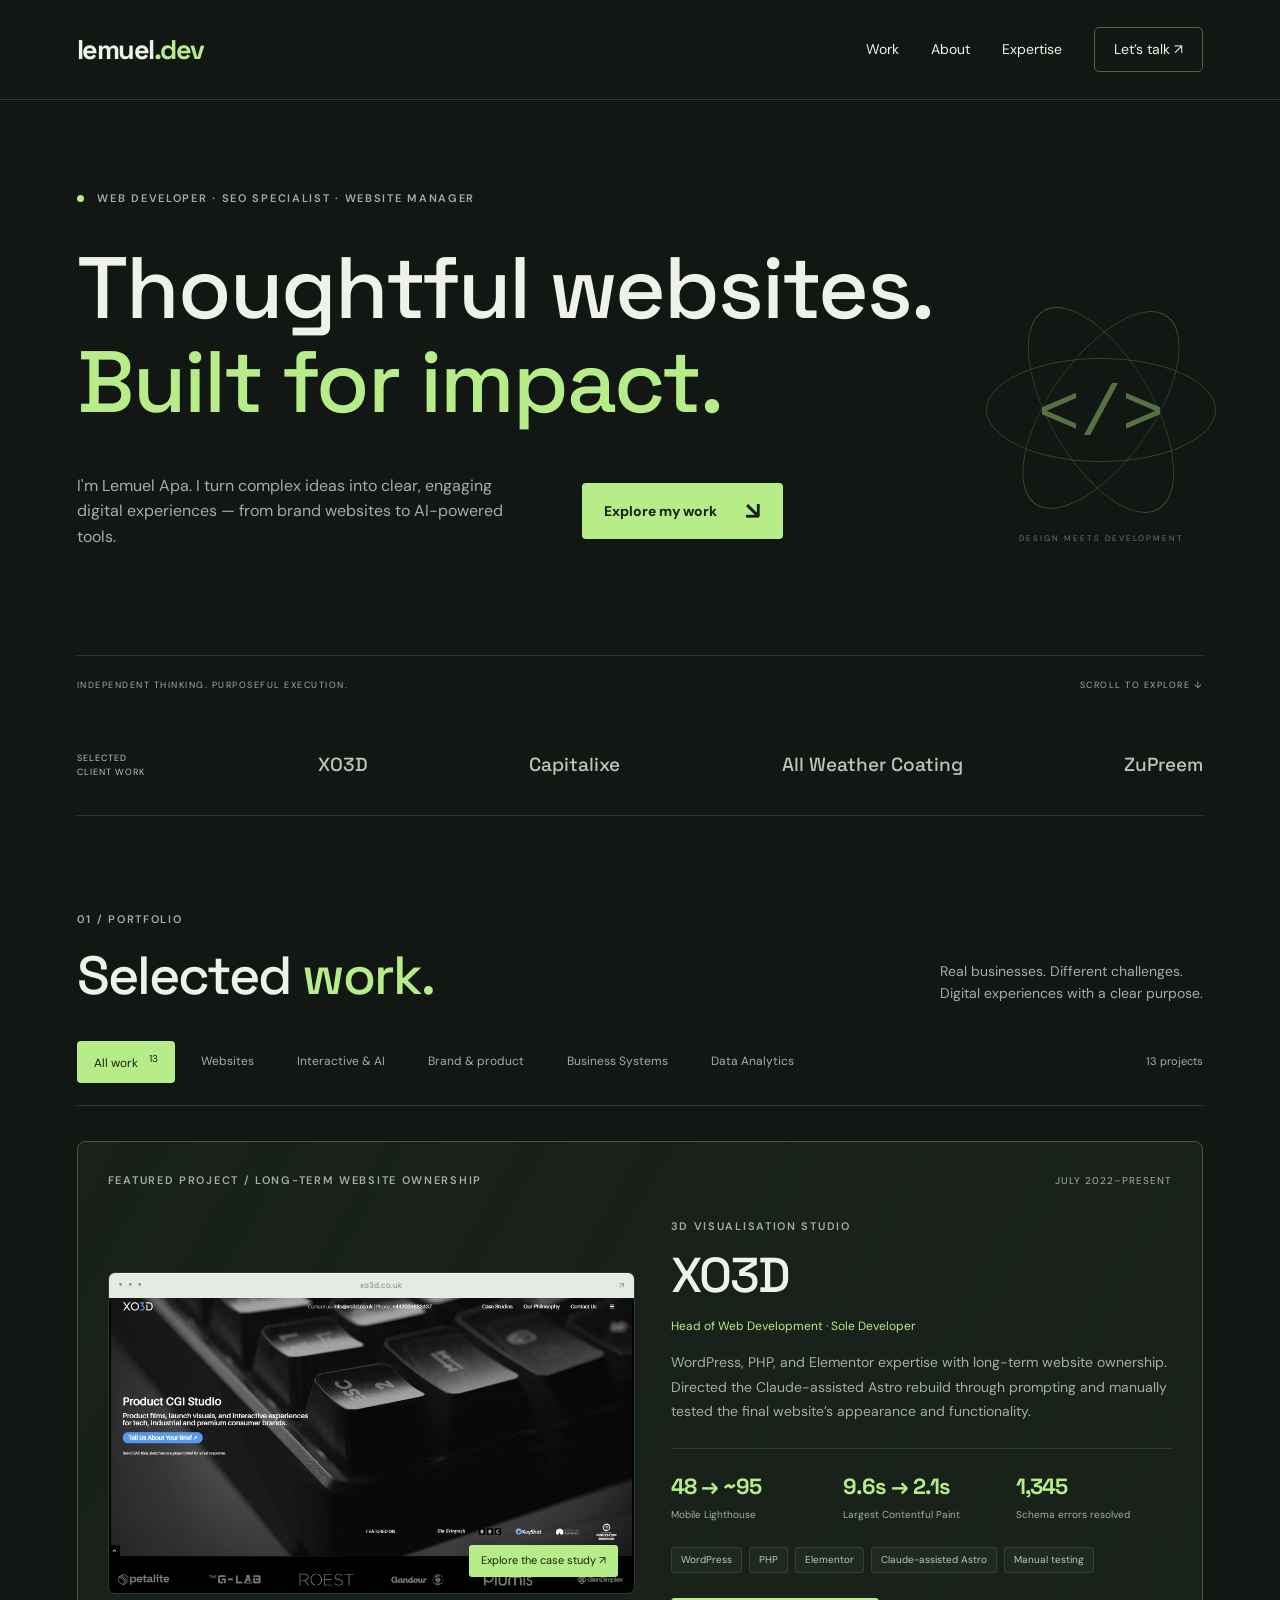
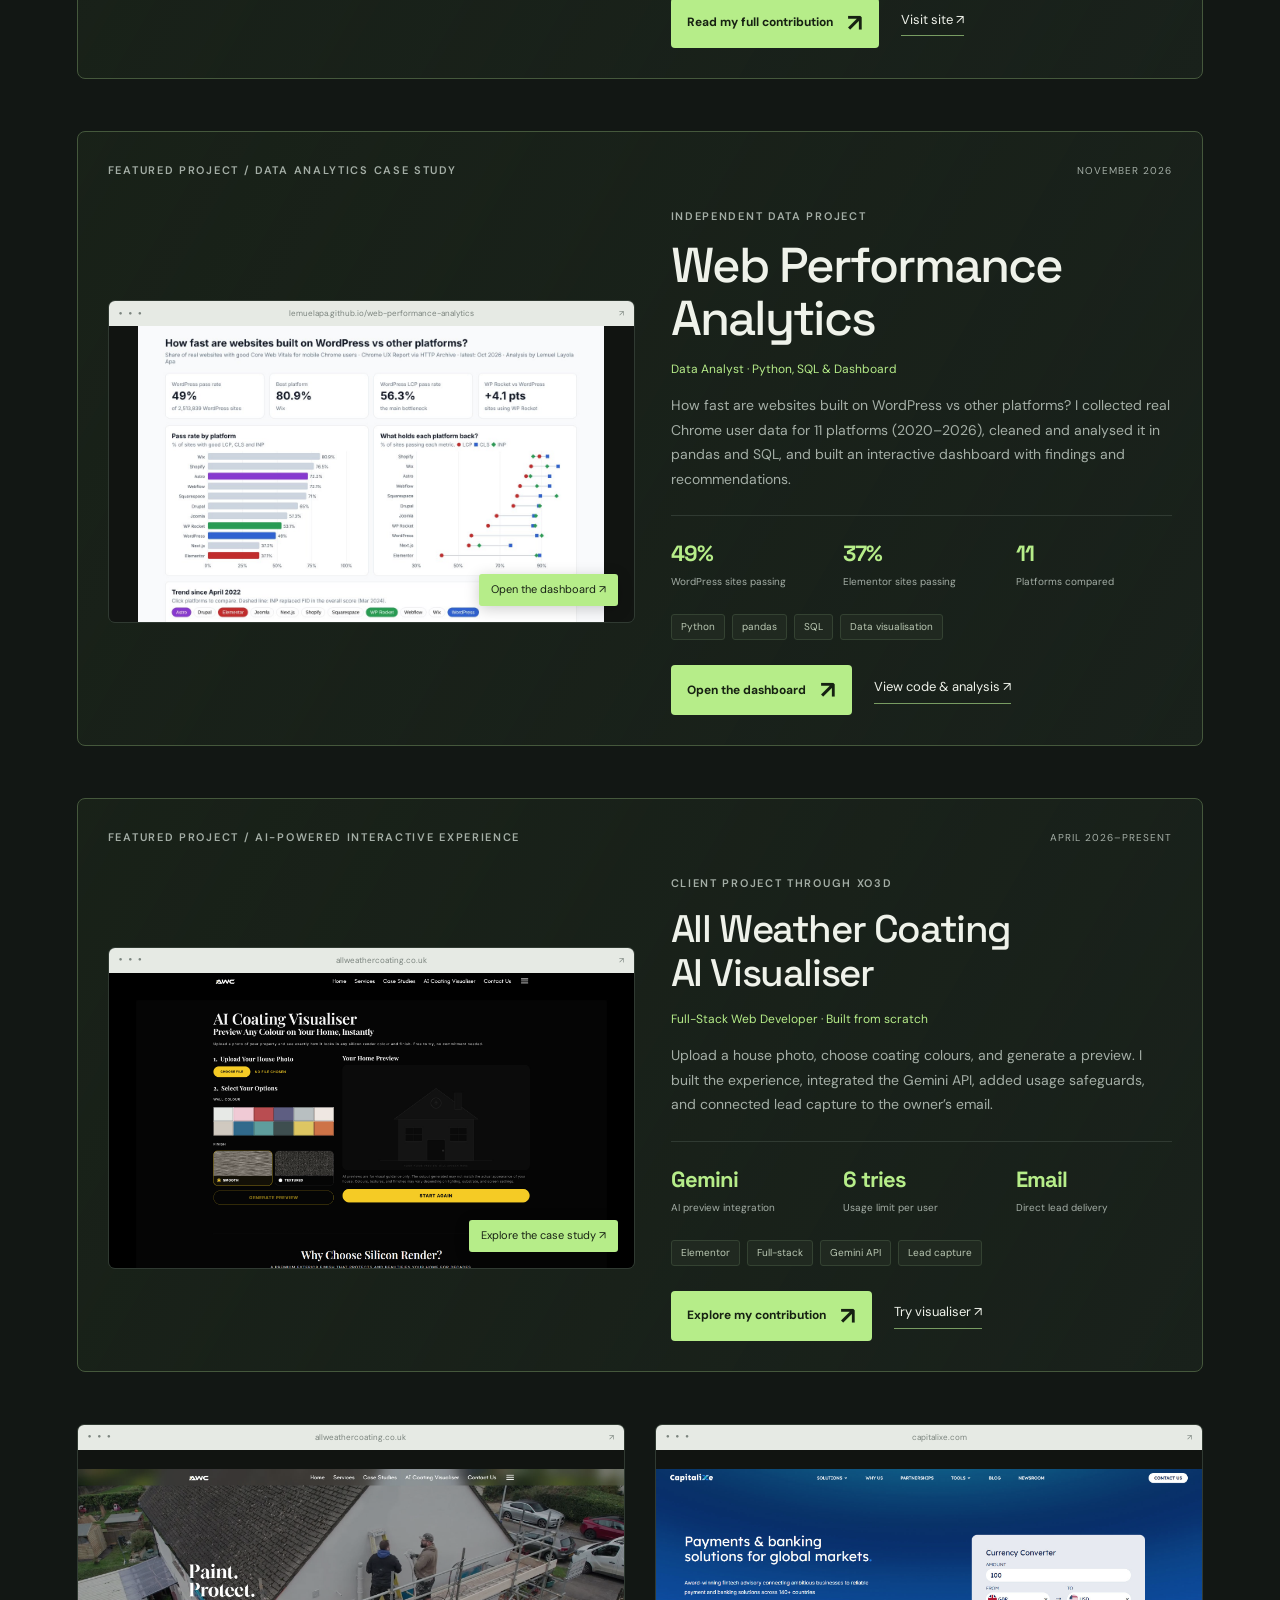
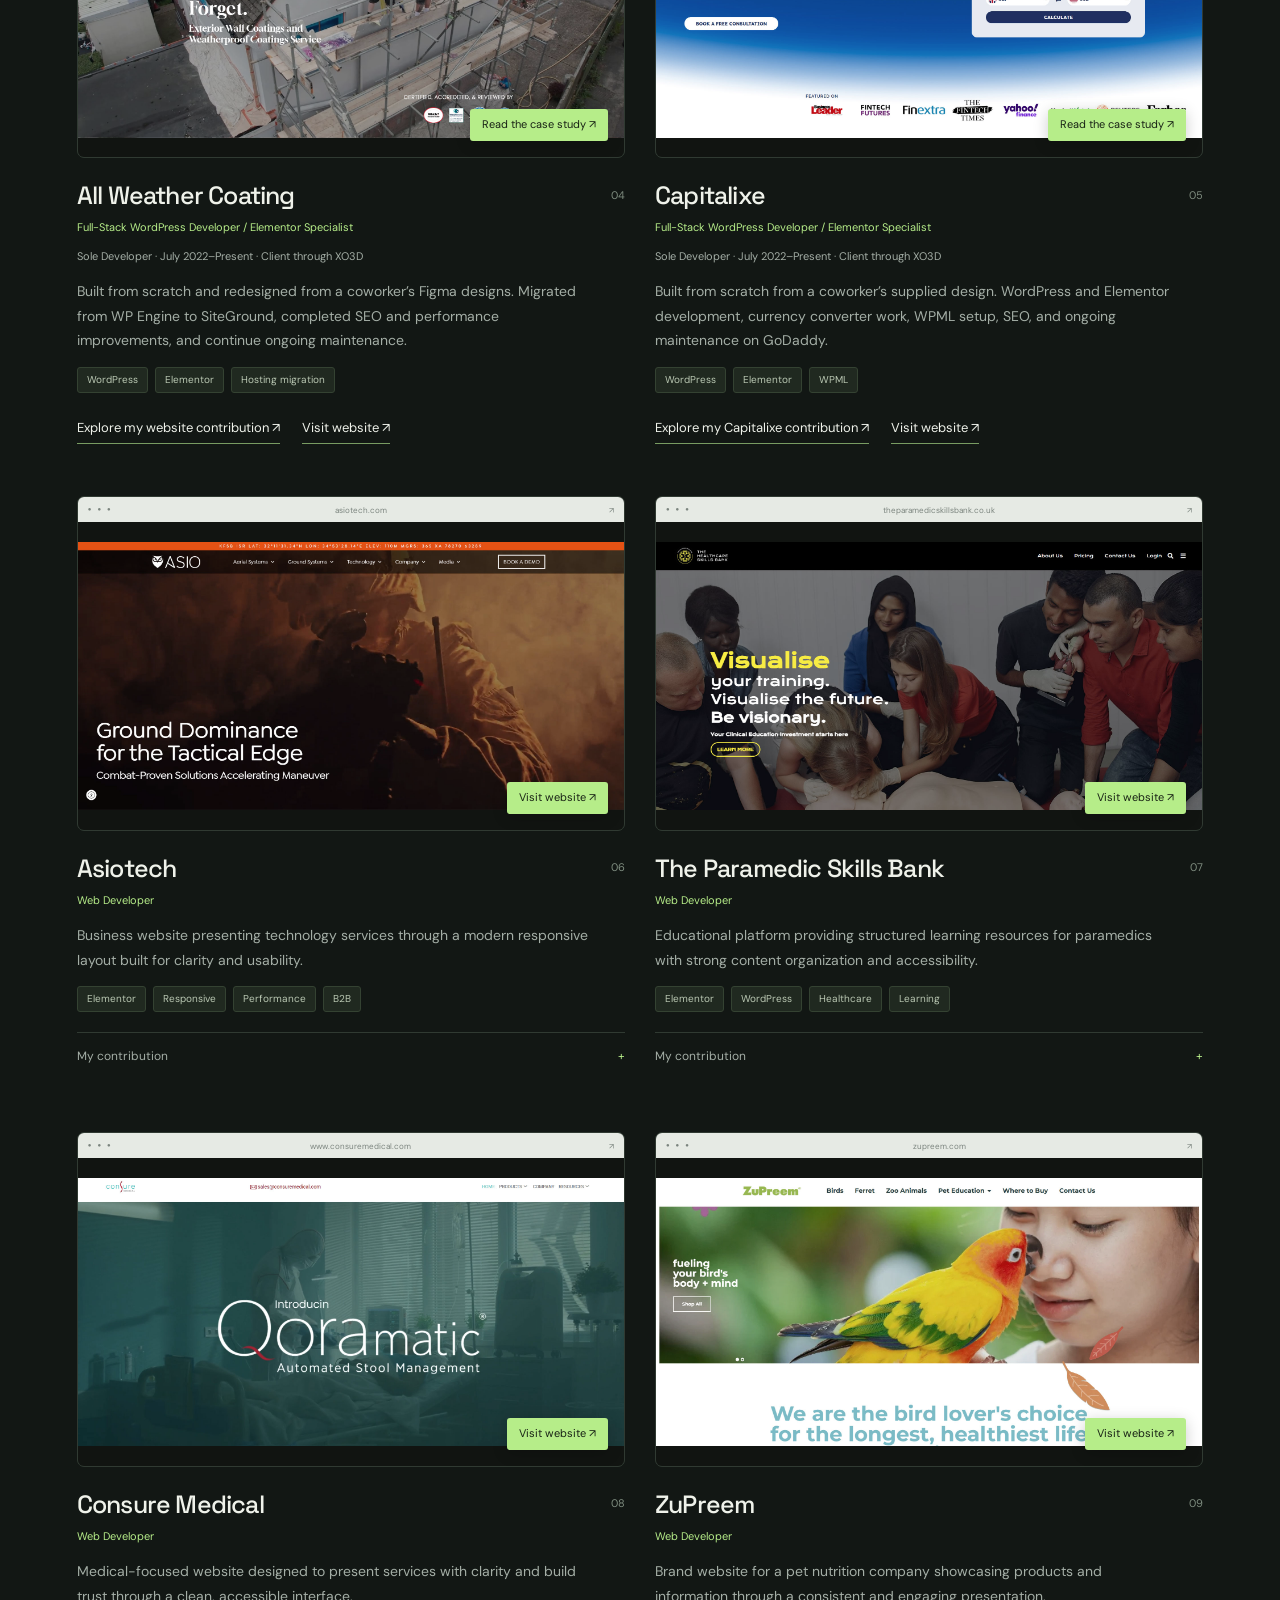
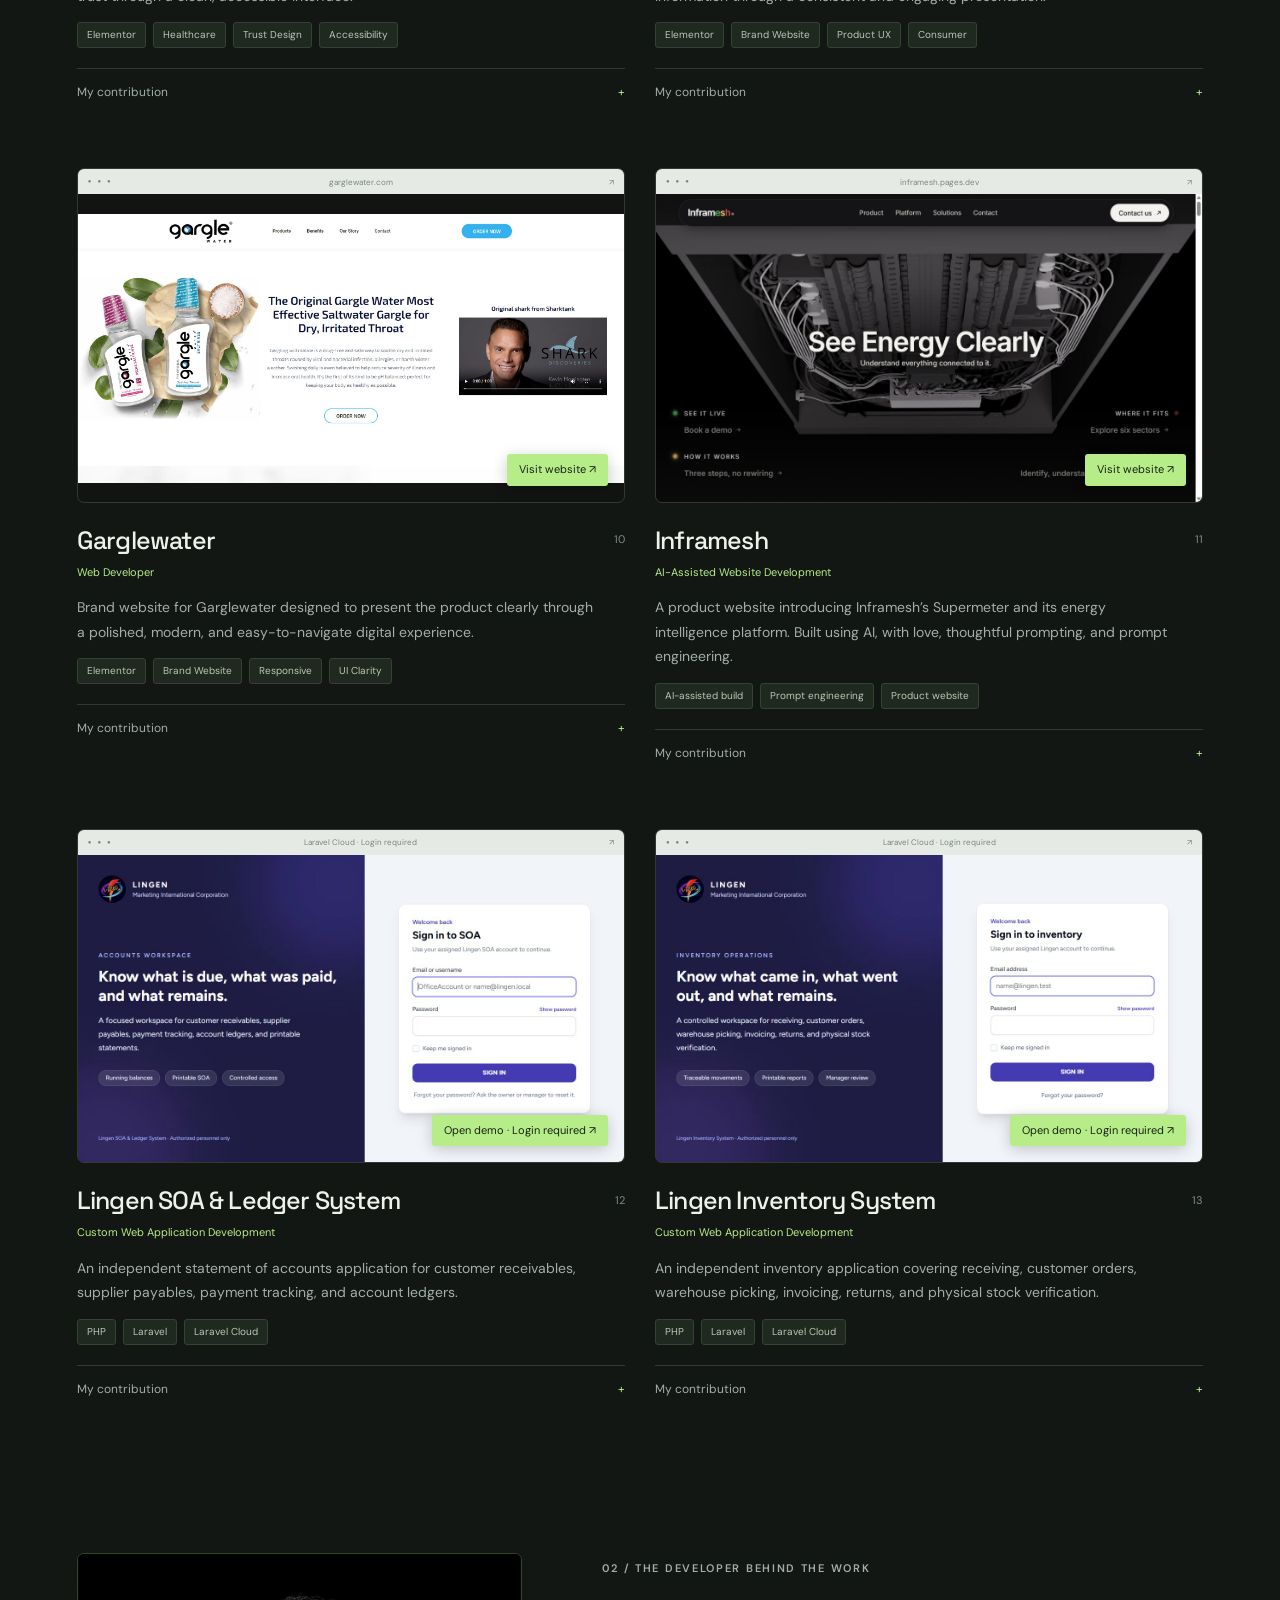
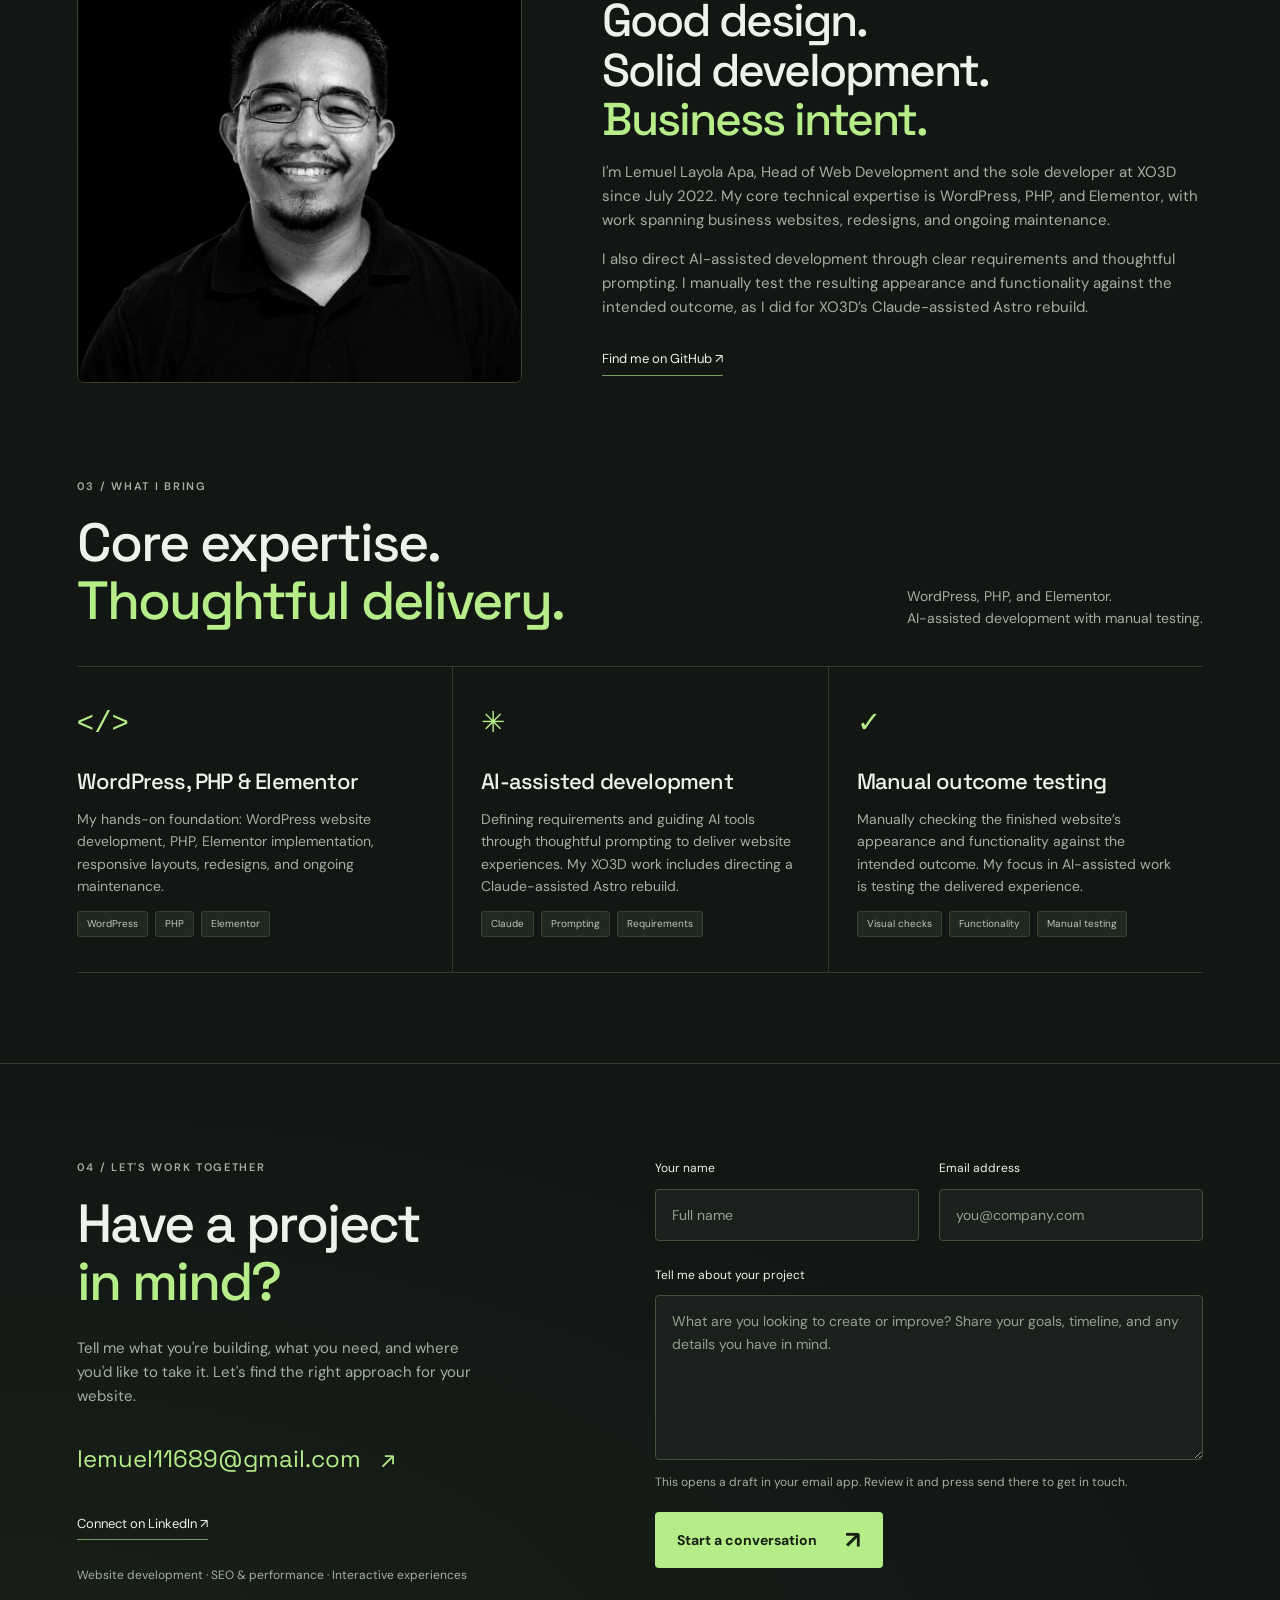
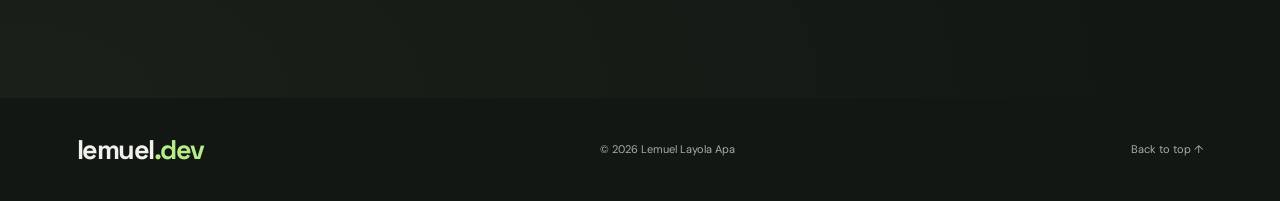
<file: index.html>
<!doctype html><html lang="en"><head><meta charset="utf-8"><meta name="viewport" content="width=device-width,initial-scale=1"><meta name="description" content="Lemuel Layola Apa — web developer, SEO specialist and website manager. Explore websites, brands and interactive experiences."><meta name="theme-color" content="#121714"><link rel="icon" href="data:,"><title>Lemuel Apa — Web Developer & SEO Specialist</title><link rel="stylesheet" href="style.css?v=previews-169"><script src="script.js?v=contact-1" defer></script></head><body><a class="skip" href="#main">Skip to content</a><header><a href="#" class="logo" aria-label="Lemuel Apa home">lemuel<span>.dev</span></a><nav aria-label="Main navigation"><a href="#projects">Work</a><a href="#about">About</a><a href="#expertise">Expertise</a><a class="nav-cta" href="#contact">Let’s talk ↗</a></nav></header><main id="main"><section class="hero"><div class="eyebrow"><span class="dot"></span> WEB DEVELOPER · SEO SPECIALIST · WEBSITE MANAGER</div><h1>Thoughtful websites.<br><em>Built for impact.</em></h1><div class="hero-bottom"><p>I'm Lemuel Apa. I turn complex ideas into clear, engaging digital experiences — from brand websites to AI-powered tools.</p><a class="button" href="#projects">Explore my work <span>↘</span></a></div><div class="hero-art" aria-hidden="true"><div class="orbit one"></div><div class="orbit two"></div><div class="orbit three"></div><span class="code">&lt;/&gt;</span><span class="art-note">DESIGN MEETS DEVELOPMENT</span></div><div class="hero-foot"><span>INDEPENDENT THINKING. PURPOSEFUL EXECUTION.</span><a href="#projects">SCROLL TO EXPLORE ↓</a></div></section><div class="brands"><span>SELECTED CLIENT WORK</span><strong>XO3D</strong><strong>Capitalixe</strong><strong>All Weather Coating</strong><strong>ZuPreem</strong></div><section id="projects" class="section"><div class="section-heading"><div><span class="eyebrow">01 / PORTFOLIO</span><h2>Selected <em>work.</em></h2></div><p>Real businesses. Different challenges.<br>Digital experiences with a clear purpose.</p></div><div class="filterbar"><div class="filters" role="group" aria-label="Filter projects"><button class="active" data-filter="all" aria-pressed="true">All work <sup>13</sup></button><button data-filter="web" aria-pressed="false">Websites</button><button data-filter="interactive" aria-pressed="false">Interactive & AI</button><button data-filter="brand" aria-pressed="false">Brand & product</button><button data-filter="business" aria-pressed="false">Business Systems</button><button data-filter="data" aria-pressed="false">Data Analytics</button></div><span id="count" aria-live="polite">13 projects</span></div><div class="projects"><article class="project featured-project" data-category="web" aria-labelledby="xo3d-title"><div class="featured-topline"><span class="eyebrow">FEATURED PROJECT / LONG-TERM WEBSITE OWNERSHIP</span><span>JULY 2022–PRESENT</span></div><div class="featured-layout"><a class="preview" href="xo3d.html" aria-label="Read the XO3D case study"><div class="browser-bar"><span>● ● ●</span><span>xo3d.co.uk</span><span>↗</span></div><img src="images/xo3d.jpg" alt="XO3D website preview" loading="lazy" width="1200" height="760"><span class="open">Explore the case study ↗</span></a><div class="featured-copy"><span class="eyebrow">3D VISUALISATION STUDIO</span><h3 id="xo3d-title">XO3D</h3><p class="role">Head of Web Development · Sole Developer</p><p class="description">WordPress, PHP, and Elementor expertise with long-term website ownership. Directed the Claude-assisted Astro rebuild through prompting and manually tested the final website’s appearance and functionality.</p><div class="feature-results"><div><strong>48 → ~95</strong><span>Mobile Lighthouse</span></div><div><strong>9.6s → 2.1s</strong><span>Largest Contentful Paint</span></div><div><strong>1,345</strong><span>Schema errors resolved</span></div></div><div class="tags"><span>WordPress</span><span>PHP</span><span>Elementor</span><span>Claude-assisted Astro</span><span>Manual testing</span></div><div class="featured-links"><a class="button" href="xo3d.html">Read my full contribution <span>↗</span></a><a class="textlink" href="https://xo3d.co.uk/" target="_blank" rel="noopener noreferrer">Visit site ↗</a></div></div></div></article><article id="web-performance-analytics" class="project featured-project" data-category="data" aria-labelledby="wpa-title"><div class="featured-topline"><span class="eyebrow">FEATURED PROJECT / DATA ANALYTICS CASE STUDY</span><span>NOVEMBER 2026</span></div><div class="featured-layout"><a class="preview" href="https://lemuelapa.github.io/web-performance-analytics/" target="_blank" rel="noopener noreferrer" aria-label="Open the Web Performance Analytics dashboard"><div class="browser-bar"><span>● ● ●</span><span>lemuelapa.github.io/web-performance-analytics</span><span>↗</span></div><img src="images/web-performance-analytics.jpg" alt="Web Performance Analytics dashboard comparing Core Web Vitals pass rates across website platforms" loading="lazy" width="1200" height="760"><span class="open">Open the dashboard ↗</span></a><div class="featured-copy"><span class="eyebrow">INDEPENDENT DATA PROJECT</span><h3 id="wpa-title">Web Performance<br>Analytics</h3><p class="role">Data Analyst · Python, SQL & Dashboard</p><p class="description">How fast are websites built on WordPress vs other platforms? I collected real Chrome user data for 11 platforms (2020–2026), cleaned and analysed it in pandas and SQL, and built an interactive dashboard with findings and recommendations.</p><div class="feature-results"><div><strong>49%</strong><span>WordPress sites passing</span></div><div><strong>37%</strong><span>Elementor sites passing</span></div><div><strong>11</strong><span>Platforms compared</span></div></div><div class="tags"><span>Python</span><span>pandas</span><span>SQL</span><span>Data visualisation</span></div><div class="featured-links"><a class="button" href="https://lemuelapa.github.io/web-performance-analytics/" target="_blank" rel="noopener noreferrer">Open the dashboard <span>↗</span></a><a class="textlink" href="https://github.com/lemuelapa/web-performance-analytics" target="_blank" rel="noopener noreferrer">View code & analysis ↗</a></div></div></div></article><article class="project featured-project" data-category="interactive" aria-labelledby="awc-title"><div class="featured-topline"><span class="eyebrow">FEATURED PROJECT / AI-POWERED INTERACTIVE EXPERIENCE</span><span>APRIL 2026–PRESENT</span></div><div class="featured-layout"><a class="preview" href="awc-visualiser.html" aria-label="Read the All Weather Coating AI Visualiser case study"><div class="browser-bar"><span>● ● ●</span><span>allweathercoating.co.uk</span><span>↗</span></div><img src="images/awc-visualiser.jpg" alt="All Weather Coating AI Visualiser website preview" loading="lazy" width="1200" height="760"><span class="open">Explore the case study ↗</span></a><div class="featured-copy"><span class="eyebrow">CLIENT PROJECT THROUGH XO3D</span><h3 id="awc-title" class="awc-feature-title">All Weather Coating<br>AI Visualiser</h3><p class="role">Full-Stack Web Developer · Built from scratch</p><p class="description">Upload a house photo, choose coating colours, and generate a preview. I built the experience, integrated the Gemini API, added usage safeguards, and connected lead capture to the owner’s email.</p><div class="feature-results"><div><strong>Gemini</strong><span>AI preview integration</span></div><div><strong>6 tries</strong><span>Usage limit per user</span></div><div><strong>Email</strong><span>Direct lead delivery</span></div></div><div class="tags"><span>Elementor</span><span>Full-stack</span><span>Gemini API</span><span>Lead capture</span></div><div class="featured-links"><a class="button" href="awc-visualiser.html">Explore my contribution <span>↗</span></a><a class="textlink" href="https://allweathercoating.co.uk/ai-coating-visualiser/" target="_blank" rel="noopener noreferrer">Try visualiser ↗</a></div></div></div></article><article class="project" data-category="web"><a class="preview" href="awc-website.html" aria-label="Read the All Weather Coating website case study"><div class="browser-bar"><span>● ● ●</span><span>allweathercoating.co.uk</span><span>↗</span></div><img src="images/awc.jpg" alt="All Weather Coating website preview" loading="lazy" width="1200" height="760"><span class="open">Read the case study ↗</span></a><div class="project-title"><h3>All Weather Coating</h3><span class="index">04</span></div><p class="role">Full-Stack WordPress Developer / Elementor Specialist</p><p class="project-tenure">Sole Developer · July 2022–Present · Client through XO3D</p><p class="description">Built from scratch and redesigned from a coworker’s Figma designs. Migrated from WP Engine to SiteGround, completed SEO and performance improvements, and continue ongoing maintenance.</p><div class="tags"><span>WordPress</span><span>Elementor</span><span>Hosting migration</span></div><div class="featured-links"><a class="textlink" href="awc-website.html">Explore my website contribution ↗</a><a class="textlink" href="https://allweathercoating.co.uk/" target="_blank" rel="noopener noreferrer">Visit website ↗</a></div></article><article class="project" data-category="web"><a class="preview" href="capitalixe.html" aria-label="Read the Capitalixe website case study"><div class="browser-bar"><span>● ● ●</span><span>capitalixe.com</span><span>↗</span></div><img src="images/capitalixe.jpg" alt="Capitalixe website preview" loading="lazy" width="1200" height="760"><span class="open">Read the case study ↗</span></a><div class="project-title"><h3>Capitalixe</h3><span class="index">05</span></div><p class="role">Full-Stack WordPress Developer / Elementor Specialist</p><p class="project-tenure">Sole Developer · July 2022–Present · Client through XO3D</p><p class="description">Built from scratch from a coworker’s supplied design. WordPress and Elementor development, currency converter work, WPML setup, SEO, and ongoing maintenance on GoDaddy.</p><div class="tags"><span>WordPress</span><span>Elementor</span><span>WPML</span></div><div class="featured-links"><a class="textlink" href="capitalixe.html">Explore my Capitalixe contribution ↗</a><a class="textlink" href="https://capitalixe.com/" target="_blank" rel="noopener noreferrer">Visit website ↗</a></div></article><article class="project" data-category="web"><a class="preview" href="https://asiotech.com/" target="_blank" rel="noopener noreferrer" aria-label="Visit Asiotech"><div class="browser-bar"><span>● ● ●</span><span>asiotech.com</span><span>↗</span></div><img src="images/asio.jpg" alt="Asiotech website preview" loading="lazy" width="1200" height="760"><span class="open">Visit website ↗</span></a><div class="project-title"><h3>Asiotech</h3><span class="index">06</span></div><p class="role">Web Developer</p><p class="description">Business website presenting technology services through a modern responsive layout built for clarity and usability.</p><div class="tags"><span>Elementor</span><span>Responsive</span><span>Performance</span><span>B2B</span></div><details><summary>My contribution <span>+</span></summary><ul>
                  <li>Built a modern, responsive layout.</li>
                  <li>Focused on clarity, performance, and usability.</li>
                </ul></details></article><article class="project" data-category="web"><a class="preview" href="https://theparamedicskillsbank.co.uk/" target="_blank" rel="noopener noreferrer" aria-label="Visit The Paramedic Skills Bank"><div class="browser-bar"><span>● ● ●</span><span>theparamedicskillsbank.co.uk</span><span>↗</span></div><img src="images/theparamedicskillsbank.jpg" alt="The Paramedic Skills Bank website preview" loading="lazy" width="1200" height="760"><span class="open">Visit website ↗</span></a><div class="project-title"><h3>The Paramedic Skills Bank</h3><span class="index">07</span></div><p class="role">Web Developer</p><p class="description">Educational platform providing structured learning resources for paramedics with strong content organization and accessibility.</p><div class="tags"><span>Elementor</span><span>WordPress</span><span>Healthcare</span><span>Learning</span></div><details><summary>My contribution <span>+</span></summary><ul>
                  <li>Developed a content-driven WordPress site.</li>
                  <li>Organized training materials for better accessibility.</li>
                  <li>Ensured a responsive and user-friendly interface.</li>
                </ul></details></article><article class="project" data-category="web"><a class="preview" href="https://www.consuremedical.com/" target="_blank" rel="noopener noreferrer" aria-label="Visit Consure Medical"><div class="browser-bar"><span>● ● ●</span><span>www.consuremedical.com</span><span>↗</span></div><img src="images/consure.jpg" alt="Consure Medical website preview" loading="lazy" width="1200" height="760"><span class="open">Visit website ↗</span></a><div class="project-title"><h3>Consure Medical</h3><span class="index">08</span></div><p class="role">Web Developer</p><p class="description">Medical-focused website designed to present services with clarity and build trust through a clean, accessible interface.</p><div class="tags"><span>Elementor</span><span>Healthcare</span><span>Trust Design</span><span>Accessibility</span></div><details><summary>My contribution <span>+</span></summary><ul>
                  <li>Delivered a clean and accessible UI.</li>
                  <li>Optimized the layout for clarity and credibility.</li>
                </ul></details></article><article class="project" data-category="brand"><a class="preview" href="https://zupreem.com/" target="_blank" rel="noopener noreferrer" aria-label="Visit ZuPreem"><div class="browser-bar"><span>● ● ●</span><span>zupreem.com</span><span>↗</span></div><img src="images/zupreem.jpg" alt="ZuPreem website preview" loading="lazy" width="1200" height="760"><span class="open">Visit website ↗</span></a><div class="project-title"><h3>ZuPreem</h3><span class="index">09</span></div><p class="role">Web Developer</p><p class="description">Brand website for a pet nutrition company showcasing products and information through a consistent and engaging presentation.</p><div class="tags"><span>Elementor</span><span>Brand Website</span><span>Product UX</span><span>Consumer</span></div><details><summary>My contribution <span>+</span></summary><ul>
                  <li>Implemented a product-focused layout.</li>
                  <li>Maintained brand consistency across pages.</li>
                </ul></details></article><article class="project" data-category="brand"><a class="preview" href="https://garglewater.com/" target="_blank" rel="noopener noreferrer" aria-label="Visit Garglewater"><div class="browser-bar"><span>● ● ●</span><span>garglewater.com</span><span>↗</span></div><img src="images/garglewater.jpg" alt="Garglewater website preview" loading="lazy" width="1200" height="760"><span class="open">Visit website ↗</span></a><div class="project-title"><h3>Garglewater</h3><span class="index">10</span></div><p class="role">Web Developer</p><p class="description">Brand website for Garglewater designed to present the product clearly through a polished, modern, and easy-to-navigate digital experience.</p><div class="tags"><span>Elementor</span><span>Brand Website</span><span>Responsive</span><span>UI Clarity</span></div><details><summary>My contribution <span>+</span></summary><ul>
                  <li>Built a modern, responsive interface aligned with the brand presentation.</li>
                  <li>Structured content for clarity, usability, and stronger visual flow.</li>
                  <li>Supported a clean page hierarchy across core website sections.</li>
                </ul></details></article><article class="project" data-category="web"><a class="preview" href="https://inframesh.pages.dev/" target="_blank" rel="noopener noreferrer" aria-label="Visit Inframesh"><div class="browser-bar"><span>● ● ●</span><span>inframesh.pages.dev</span><span>↗</span></div><img src="images/inframesh.png" alt="Inframesh website showing the Supermeter energy intelligence product" loading="lazy" width="1265" height="712"><span class="open">Visit website ↗</span></a><div class="project-title"><h3>Inframesh</h3><span class="index">11</span></div><p class="role">AI-Assisted Website Development</p><p class="description">A product website introducing Inframesh’s Supermeter and its energy intelligence platform. Built using AI, with love, thoughtful prompting, and prompt engineering.</p><div class="tags"><span>AI-assisted build</span><span>Prompt engineering</span><span>Product website</span></div><details><summary>My contribution <span>+</span></summary><ul><li>Built the website using AI, guided by thoughtful prompting and prompt engineering.</li><li>Created with love and care for how the product is presented.</li></ul></details></article><article id="lingen-soa" class="project" data-category="business"><a class="preview" href="https://lingen-soa-system-codex-simple-soa-pycd5l.laravel.cloud/login" target="_blank" rel="noopener noreferrer" aria-label="Open Lingen SOA & Ledger System demo (login required)"><div class="browser-bar"><span>● ● ●</span><span>Laravel Cloud · Login required</span><span>↗</span></div><img src="images/lingen-soa.png" alt="Lingen SOA & Ledger System public sign-in page" loading="lazy"><span class="open">Open demo · Login required ↗</span></a><div class="project-title"><h3>Lingen SOA & Ledger System</h3><span class="index">12</span></div><p class="role">Custom Web Application Development</p><p class="description">An independent statement of accounts application for customer receivables, supplier payables, payment tracking, and account ledgers.</p><div class="tags"><span>PHP</span><span>Laravel</span><span>Laravel Cloud</span></div><details><summary>My contribution <span>+</span></summary><ul><li>Built a dedicated statement of accounts system.</li><li>Provided account ledgers, running balances, and printable statements.</li><li>Brought receivables, payables, and payment tracking into one workspace.</li></ul></details></article><article id="lingen-inventory" class="project" data-category="business"><a class="preview" href="https://lingen-inventory-system-production-hlp6iz.laravel.cloud/login" target="_blank" rel="noopener noreferrer" aria-label="Open Lingen Inventory System demo (login required)"><div class="browser-bar"><span>● ● ●</span><span>Laravel Cloud · Login required</span><span>↗</span></div><img src="images/lingen-inventory.png" alt="Lingen Inventory System public sign-in page" loading="lazy"><span class="open">Open demo · Login required ↗</span></a><div class="project-title"><h3>Lingen Inventory System</h3><span class="index">13</span></div><p class="role">Custom Web Application Development</p><p class="description">An independent inventory application covering receiving, customer orders, warehouse picking, invoicing, returns, and physical stock verification.</p><div class="tags"><span>PHP</span><span>Laravel</span><span>Laravel Cloud</span></div><details><summary>My contribution <span>+</span></summary><ul><li>Built a dedicated inventory operations system.</li><li>Provided workflows for receiving, orders, picking, invoicing, and returns.</li><li>Included physical stock verification, traceable movements, and printable reports.</li></ul></details></article></div></section><section id="about" class="about section"><div class="profile-portrait"><img src="images/lemuel-apa-profile.png" alt="Lemuel Layola Apa" width="1000" height="1000" loading="lazy"></div><div><span class="eyebrow">02 / THE DEVELOPER BEHIND THE WORK</span><h2>Good design.<br>Solid development.<br><em>Business intent.</em></h2><p>I'm Lemuel Layola Apa, Head of Web Development and the sole developer at XO3D since July 2022. My core technical expertise is WordPress, PHP, and Elementor, with work spanning business websites, redesigns, and ongoing maintenance.</p><p>I also direct AI-assisted development through clear requirements and thoughtful prompting. I manually test the resulting appearance and functionality against the intended outcome, as I did for XO3D’s Claude-assisted Astro rebuild.</p><a class="textlink" href="https://github.com/lemuelapa" target="_blank" rel="noopener noreferrer">Find me on GitHub ↗</a></div></section><section id="expertise" class="section"><div class="section-heading"><div><span class="eyebrow">03 / WHAT I BRING</span><h2>Core expertise.<br><em>Thoughtful delivery.</em></h2></div><p>WordPress, PHP, and Elementor.<br>AI-assisted development with manual testing.</p></div><div class="services"><article><span class="service-icon">&lt;/&gt;</span><h3>WordPress, PHP & Elementor</h3><p>My hands-on foundation: WordPress website development, PHP, Elementor implementation, responsive layouts, redesigns, and ongoing maintenance.</p><div class="tags"><span>WordPress</span><span>PHP</span><span>Elementor</span></div></article><article><span class="service-icon">✳</span><h3>AI-assisted development</h3><p>Defining requirements and guiding AI tools through thoughtful prompting to deliver website experiences. My XO3D work includes directing a Claude-assisted Astro rebuild.</p><div class="tags"><span>Claude</span><span>Prompting</span><span>Requirements</span></div></article><article><span class="service-icon">✓</span><h3>Manual outcome testing</h3><p>Manually checking the finished website’s appearance and functionality against the intended outcome. My focus in AI-assisted work is testing the delivered experience.</p><div class="tags"><span>Visual checks</span><span>Functionality</span><span>Manual testing</span></div></article></div></section><section id="contact" class="contact section" aria-labelledby="contact-title">
  <div class="contact-intro">
    <span class="eyebrow">04 / LET'S WORK TOGETHER</span>
    <h2 id="contact-title">Have a project<br><em>in mind?</em></h2>
    <p>Tell me what you're building, what you need, and where you'd like to take it. Let's find the right approach for your website.</p>
    <a class="contact-email" href="mailto:lemuel11689@gmail.com">lemuel11689@gmail.com <span aria-hidden="true">↗</span></a>
    <a class="textlink" href="https://www.linkedin.com/in/lemuel-apa/" target="_blank" rel="noopener noreferrer">Connect on LinkedIn ↗</a><p class="contact-note">Website development · SEO & performance · Interactive experiences</p>
  </div>
  <form id="contact-form" class="contact-form" data-email="lemuel11689@gmail.com">
    <div class="contact-fields">
      <div><label for="contact-name">Your name</label><input id="contact-name" name="name" autocomplete="name" placeholder="Full name" required maxlength="120"></div>
      <div><label for="contact-email">Email address</label><input id="contact-email" type="email" name="email" autocomplete="email" placeholder="you@company.com" required maxlength="254"></div>
    </div>
    <label for="contact-message">Tell me about your project</label>
    <textarea id="contact-message" name="message" rows="6" placeholder="What are you looking to create or improve? Share your goals, timeline, and any details you have in mind." required maxlength="5000"></textarea>
    <p class="contact-note" id="contact-help">This opens a draft in your email app. Review it and press send there to get in touch.</p>
    <button class="button" type="submit" aria-describedby="contact-help">Start a conversation <span aria-hidden="true">↗</span></button>
    <p id="contact-status" class="contact-note" role="status"></p>
  </form>
</section>

</main><footer><a href="#" class="logo">lemuel<span>.dev</span></a><span>© 2026 Lemuel Layola Apa</span><a href="#">Back to top ↑</a></footer></body></html>
</file>
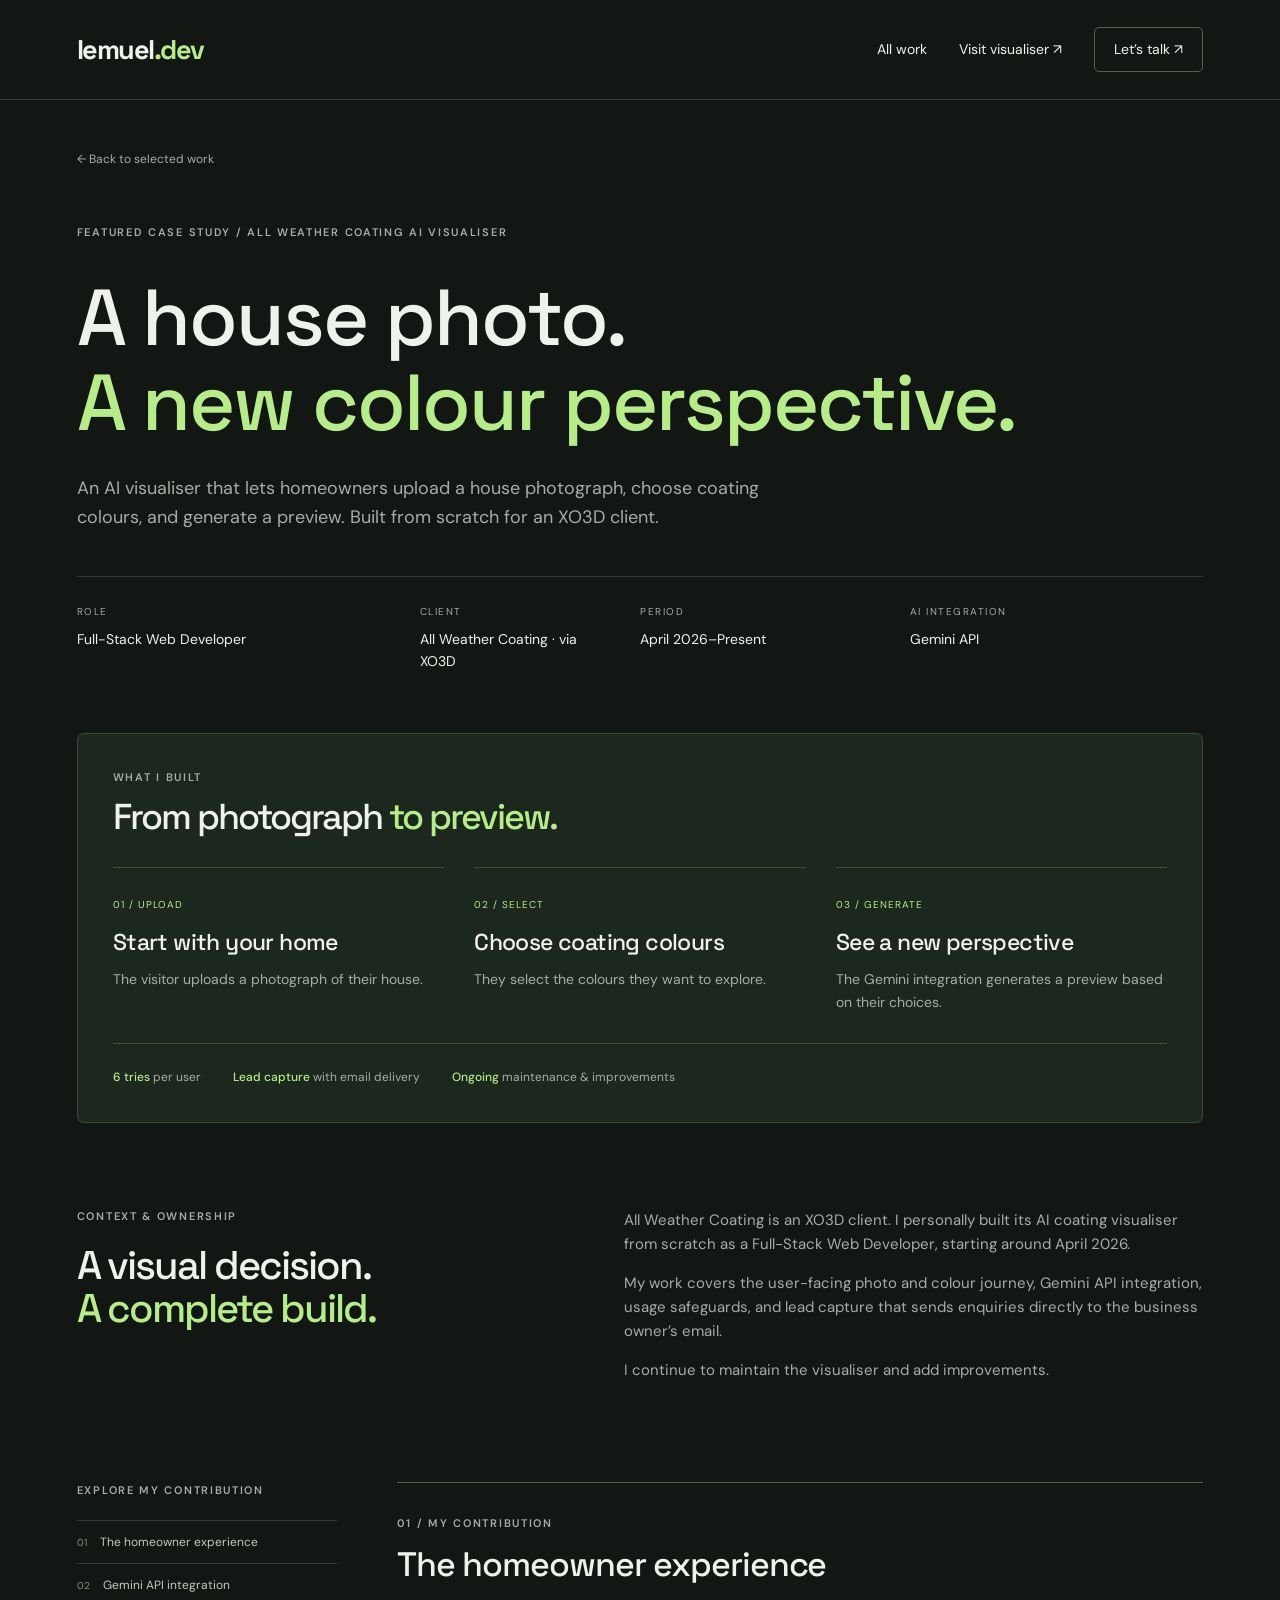
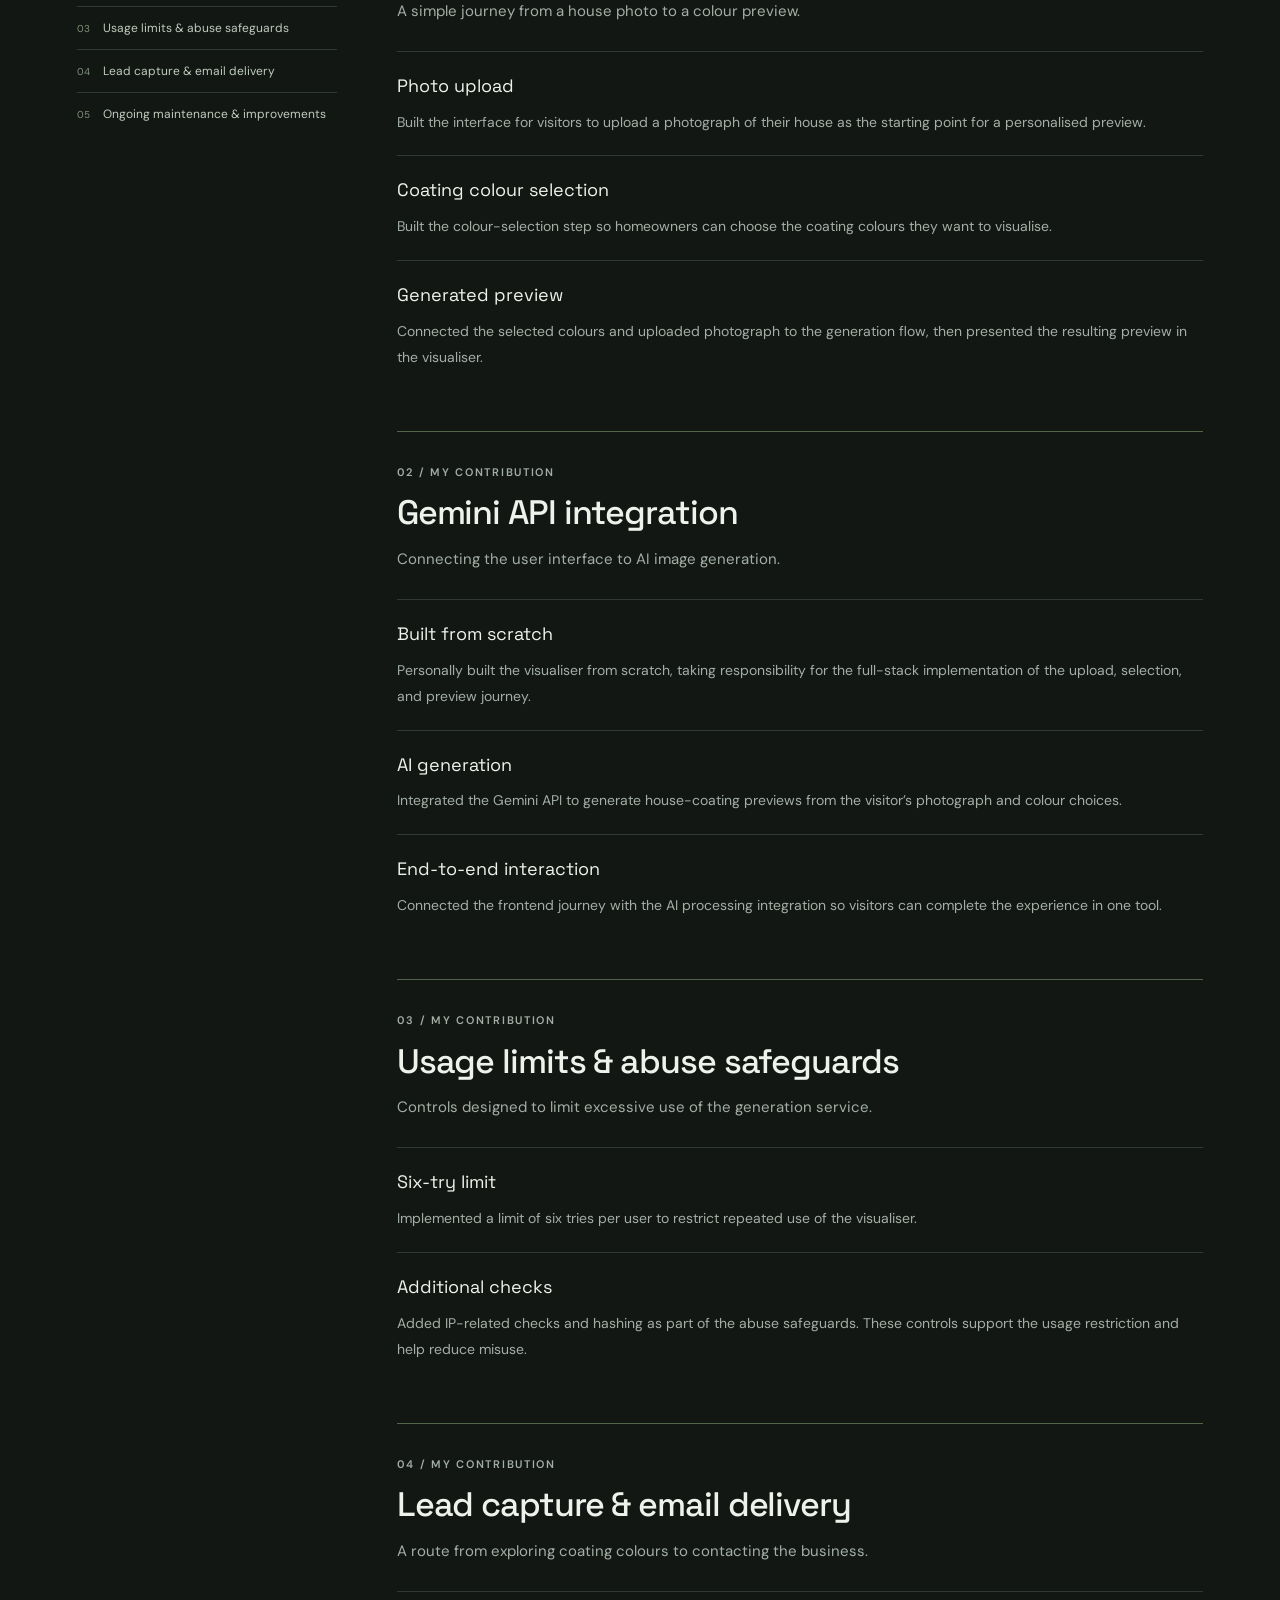
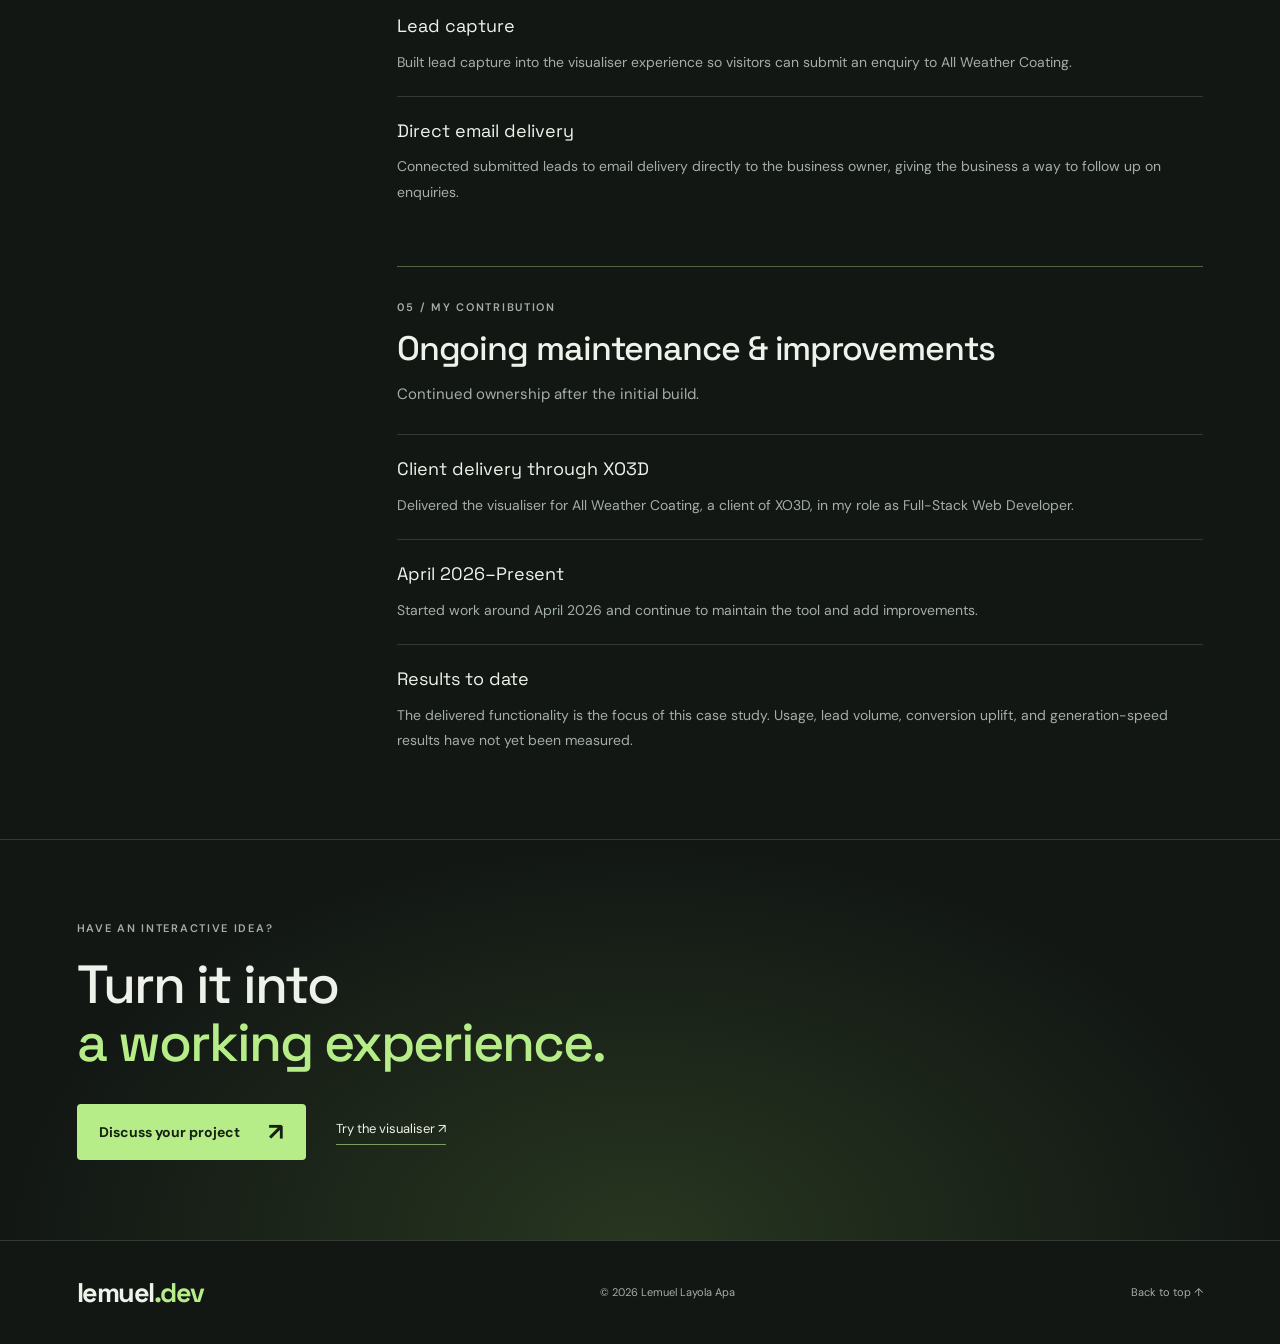
<file: awc-visualiser.html>
<!doctype html>
<html lang="en"><head><meta charset="utf-8"><meta name="viewport" content="width=device-width,initial-scale=1"><title>All Weather Coating AI Visualiser — Lemuel Apa</title><meta name="description" content="Built from scratch by Lemuel Apa: a Gemini-powered house coating visualiser with photo upload, colour selection, usage safeguards, and email lead capture. Client project delivered through XO3D."><meta name="theme-color" content="#121714"><link rel="icon" href="data:,"><link rel="stylesheet" href="style.css?v=previews-169"></head>
<body class="case-page"><a class="skip" href="#main">Skip to content</a><header><a class="logo" href="index.html" aria-label="Lemuel Apa home">lemuel<span>.dev</span></a><nav aria-label="Main navigation"><a href="index.html#projects">All work</a><a href="https://allweathercoating.co.uk/ai-coating-visualiser/" target="_blank" rel="noopener noreferrer">Visit visualiser ↗</a><a class="nav-cta" href="index.html#contact">Let’s talk ↗</a></nav></header>
<main id="main"><section class="case-hero"><a class="backlink" href="index.html#projects">← Back to selected work</a><span class="eyebrow">FEATURED CASE STUDY / ALL WEATHER COATING AI VISUALISER</span><h1>A house photo.<br><em>A new colour perspective.</em></h1><p class="case-lead">An AI visualiser that lets homeowners upload a house photograph, choose coating colours, and generate a preview. Built from scratch for an XO3D client.</p><dl class="case-meta"><div><dt>Role</dt><dd>Full-Stack Web Developer</dd></div><div><dt>Client</dt><dd>All Weather Coating · via XO3D</dd></div><div><dt>Period</dt><dd>April 2026–Present</dd></div><div><dt>AI integration</dt><dd>Gemini API</dd></div></dl></section>
<section class="case-results" aria-labelledby="delivery-title"><div class="results-heading"><span class="eyebrow">WHAT I BUILT</span><h2 id="delivery-title">From photograph <em>to preview.</em></h2></div><ol class="journey-steps"><li><span>01 / UPLOAD</span><h3>Start with your home</h3><p>The visitor uploads a photograph of their house.</p></li><li><span>02 / SELECT</span><h3>Choose coating colours</h3><p>They select the colours they want to explore.</p></li><li><span>03 / GENERATE</span><h3>See a new perspective</h3><p>The Gemini integration generates a preview based on their choices.</p></li></ol><div class="delivery-notes"><span><strong>6 tries</strong> per user</span><span><strong>Lead capture</strong> with email delivery</span><span><strong>Ongoing</strong> maintenance & improvements</span></div></section>
<section class="case-overview"><div><span class="eyebrow">CONTEXT & OWNERSHIP</span><h2>A visual decision.<br><em>A complete build.</em></h2></div><div><p>All Weather Coating is an XO3D client. I personally built its AI coating visualiser from scratch as a Full-Stack Web Developer, starting around April 2026.</p><p>My work covers the user-facing photo and colour journey, Gemini API integration, usage safeguards, and lead capture that sends enquiries directly to the business owner’s email.</p><p>I continue to maintain the visualiser and add improvements.</p></div></section>
<div class="contributions-layout"><aside class="case-index"><span class="eyebrow">EXPLORE MY CONTRIBUTION</span><nav aria-label="Case study sections"><a href="#experience"><span>01</span>The homeowner experience</a><a href="#integration"><span>02</span>Gemini API integration</a><a href="#safeguards"><span>03</span>Usage limits & abuse safeguards</a><a href="#enquiries"><span>04</span>Lead capture & email delivery</a><a href="#maintenance"><span>05</span>Ongoing maintenance & improvements</a></nav></aside><div class="contributions"><section id="experience" class="contribution-section"><div class="contribution-heading"><span class="eyebrow">01 / MY CONTRIBUTION</span><h2>The homeowner experience</h2><p>A simple journey from a house photo to a colour preview.</p></div><dl><div><dt>Photo upload</dt><dd>Built the interface for visitors to upload a photograph of their house as the starting point for a personalised preview.</dd></div><div><dt>Coating colour selection</dt><dd>Built the colour-selection step so homeowners can choose the coating colours they want to visualise.</dd></div><div><dt>Generated preview</dt><dd>Connected the selected colours and uploaded photograph to the generation flow, then presented the resulting preview in the visualiser.</dd></div></dl></section><section id="integration" class="contribution-section"><div class="contribution-heading"><span class="eyebrow">02 / MY CONTRIBUTION</span><h2>Gemini API integration</h2><p>Connecting the user interface to AI image generation.</p></div><dl><div><dt>Built from scratch</dt><dd>Personally built the visualiser from scratch, taking responsibility for the full-stack implementation of the upload, selection, and preview journey.</dd></div><div><dt>AI generation</dt><dd>Integrated the Gemini API to generate house-coating previews from the visitor’s photograph and colour choices.</dd></div><div><dt>End-to-end interaction</dt><dd>Connected the frontend journey with the AI processing integration so visitors can complete the experience in one tool.</dd></div></dl></section><section id="safeguards" class="contribution-section"><div class="contribution-heading"><span class="eyebrow">03 / MY CONTRIBUTION</span><h2>Usage limits & abuse safeguards</h2><p>Controls designed to limit excessive use of the generation service.</p></div><dl><div><dt>Six-try limit</dt><dd>Implemented a limit of six tries per user to restrict repeated use of the visualiser.</dd></div><div><dt>Additional checks</dt><dd>Added IP-related checks and hashing as part of the abuse safeguards. These controls support the usage restriction and help reduce misuse.</dd></div></dl></section><section id="enquiries" class="contribution-section"><div class="contribution-heading"><span class="eyebrow">04 / MY CONTRIBUTION</span><h2>Lead capture & email delivery</h2><p>A route from exploring coating colours to contacting the business.</p></div><dl><div><dt>Lead capture</dt><dd>Built lead capture into the visualiser experience so visitors can submit an enquiry to All Weather Coating.</dd></div><div><dt>Direct email delivery</dt><dd>Connected submitted leads to email delivery directly to the business owner, giving the business a way to follow up on enquiries.</dd></div></dl></section><section id="maintenance" class="contribution-section"><div class="contribution-heading"><span class="eyebrow">05 / MY CONTRIBUTION</span><h2>Ongoing maintenance & improvements</h2><p>Continued ownership after the initial build.</p></div><dl><div><dt>Client delivery through XO3D</dt><dd>Delivered the visualiser for All Weather Coating, a client of XO3D, in my role as Full-Stack Web Developer.</dd></div><div><dt>April 2026–Present</dt><dd>Started work around April 2026 and continue to maintain the tool and add improvements.</dd></div><div><dt>Results to date</dt><dd>The delivered functionality is the focus of this case study. Usage, lead volume, conversion uplift, and generation-speed results have not yet been measured.</dd></div></dl></section></div></div>
<section class="case-next"><span class="eyebrow">HAVE AN INTERACTIVE IDEA?</span><h2>Turn it into<br><em>a working experience.</em></h2><div class="case-actions"><a class="button" href="index.html#contact">Discuss your project <span>↗</span></a><a class="textlink" href="https://allweathercoating.co.uk/ai-coating-visualiser/" target="_blank" rel="noopener noreferrer">Try the visualiser ↗</a></div></section></main><footer><a class="logo" href="index.html">lemuel<span>.dev</span></a><span>© 2026 Lemuel Layola Apa</span><a href="#main">Back to top ↑</a></footer></body></html>
</file>
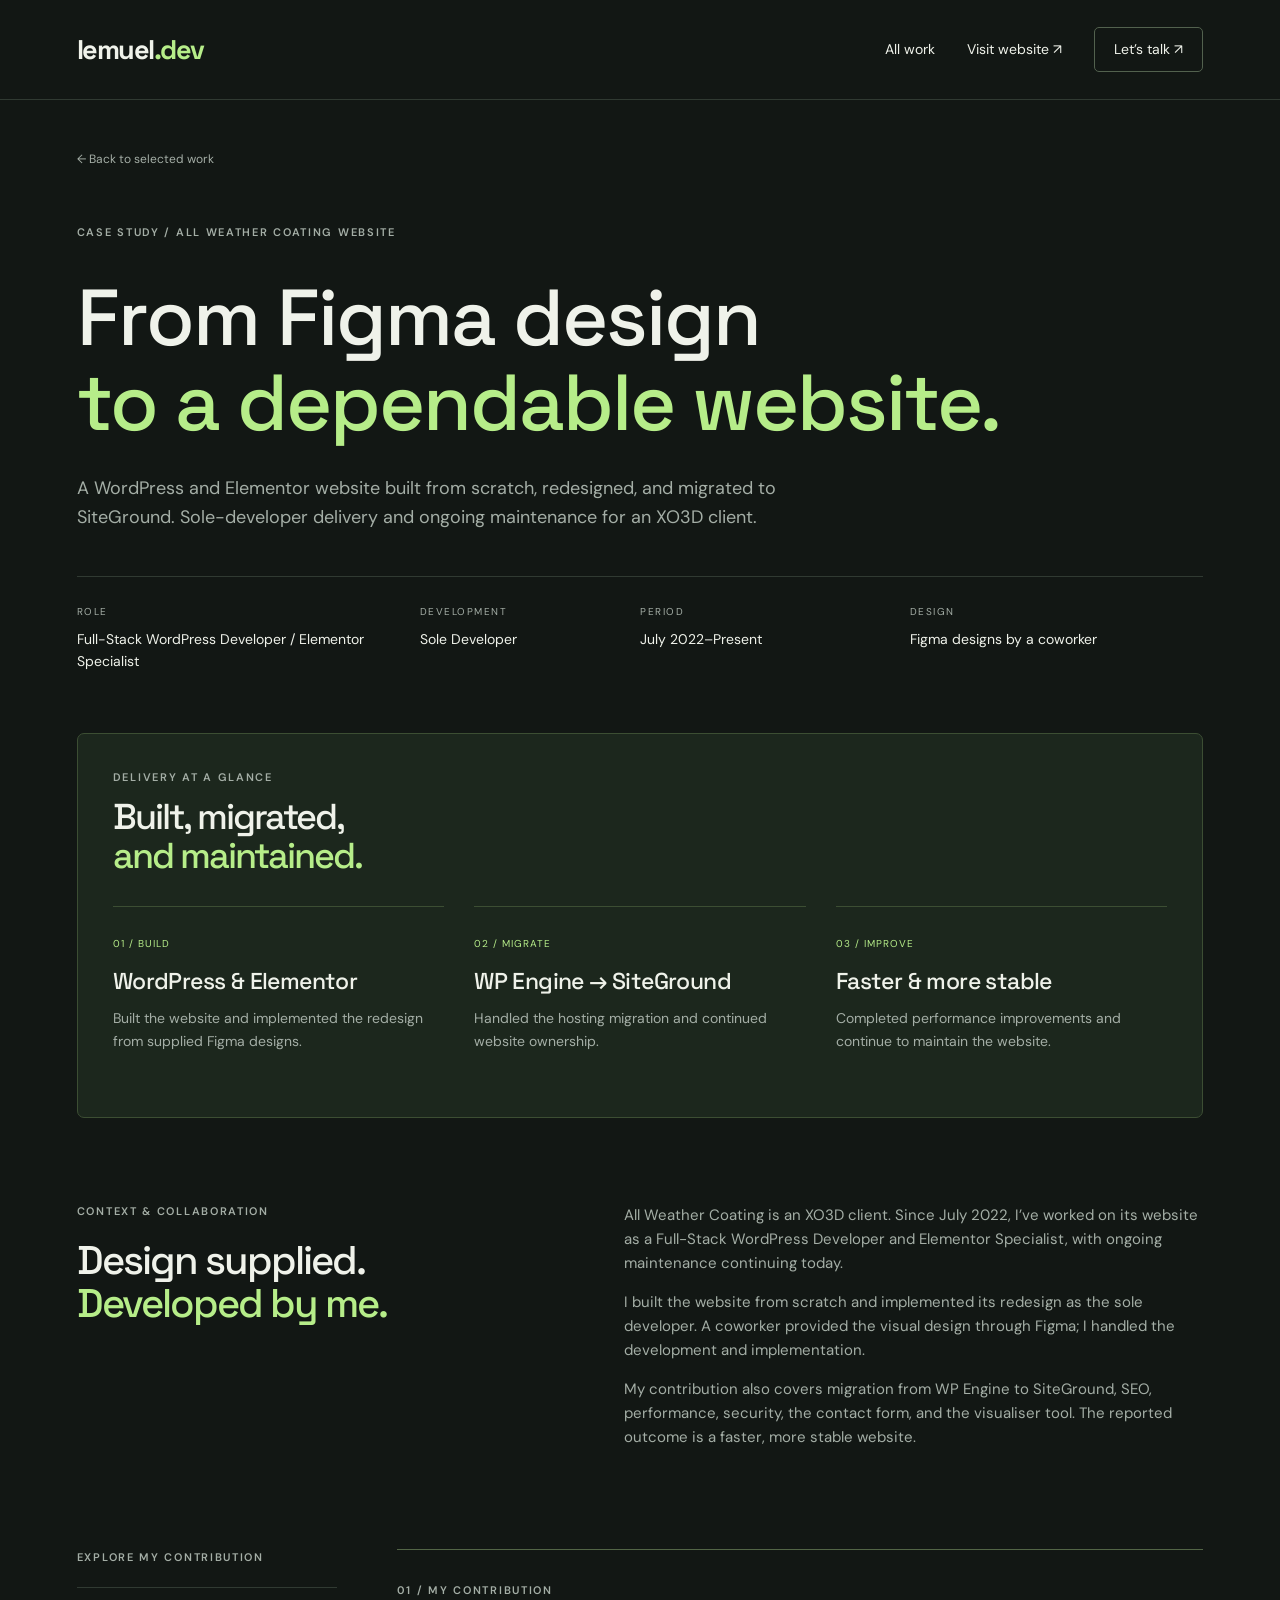
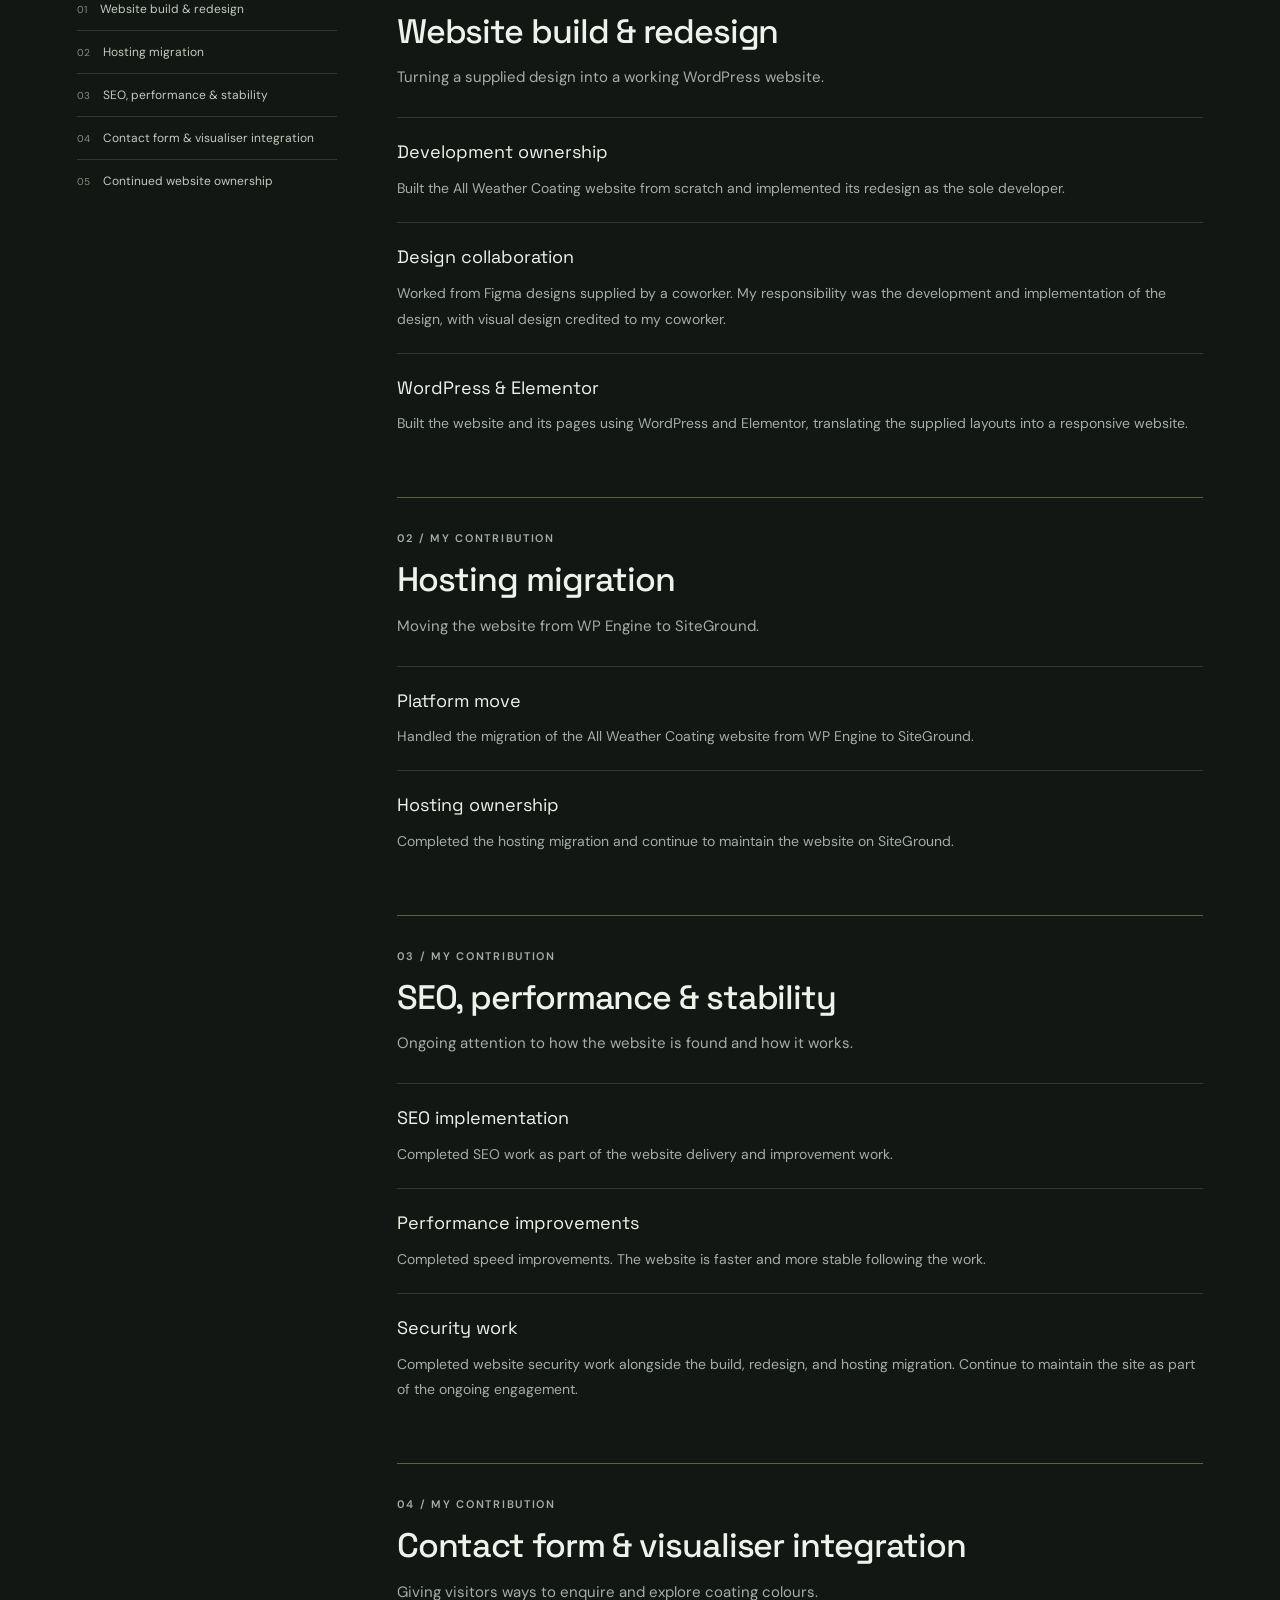
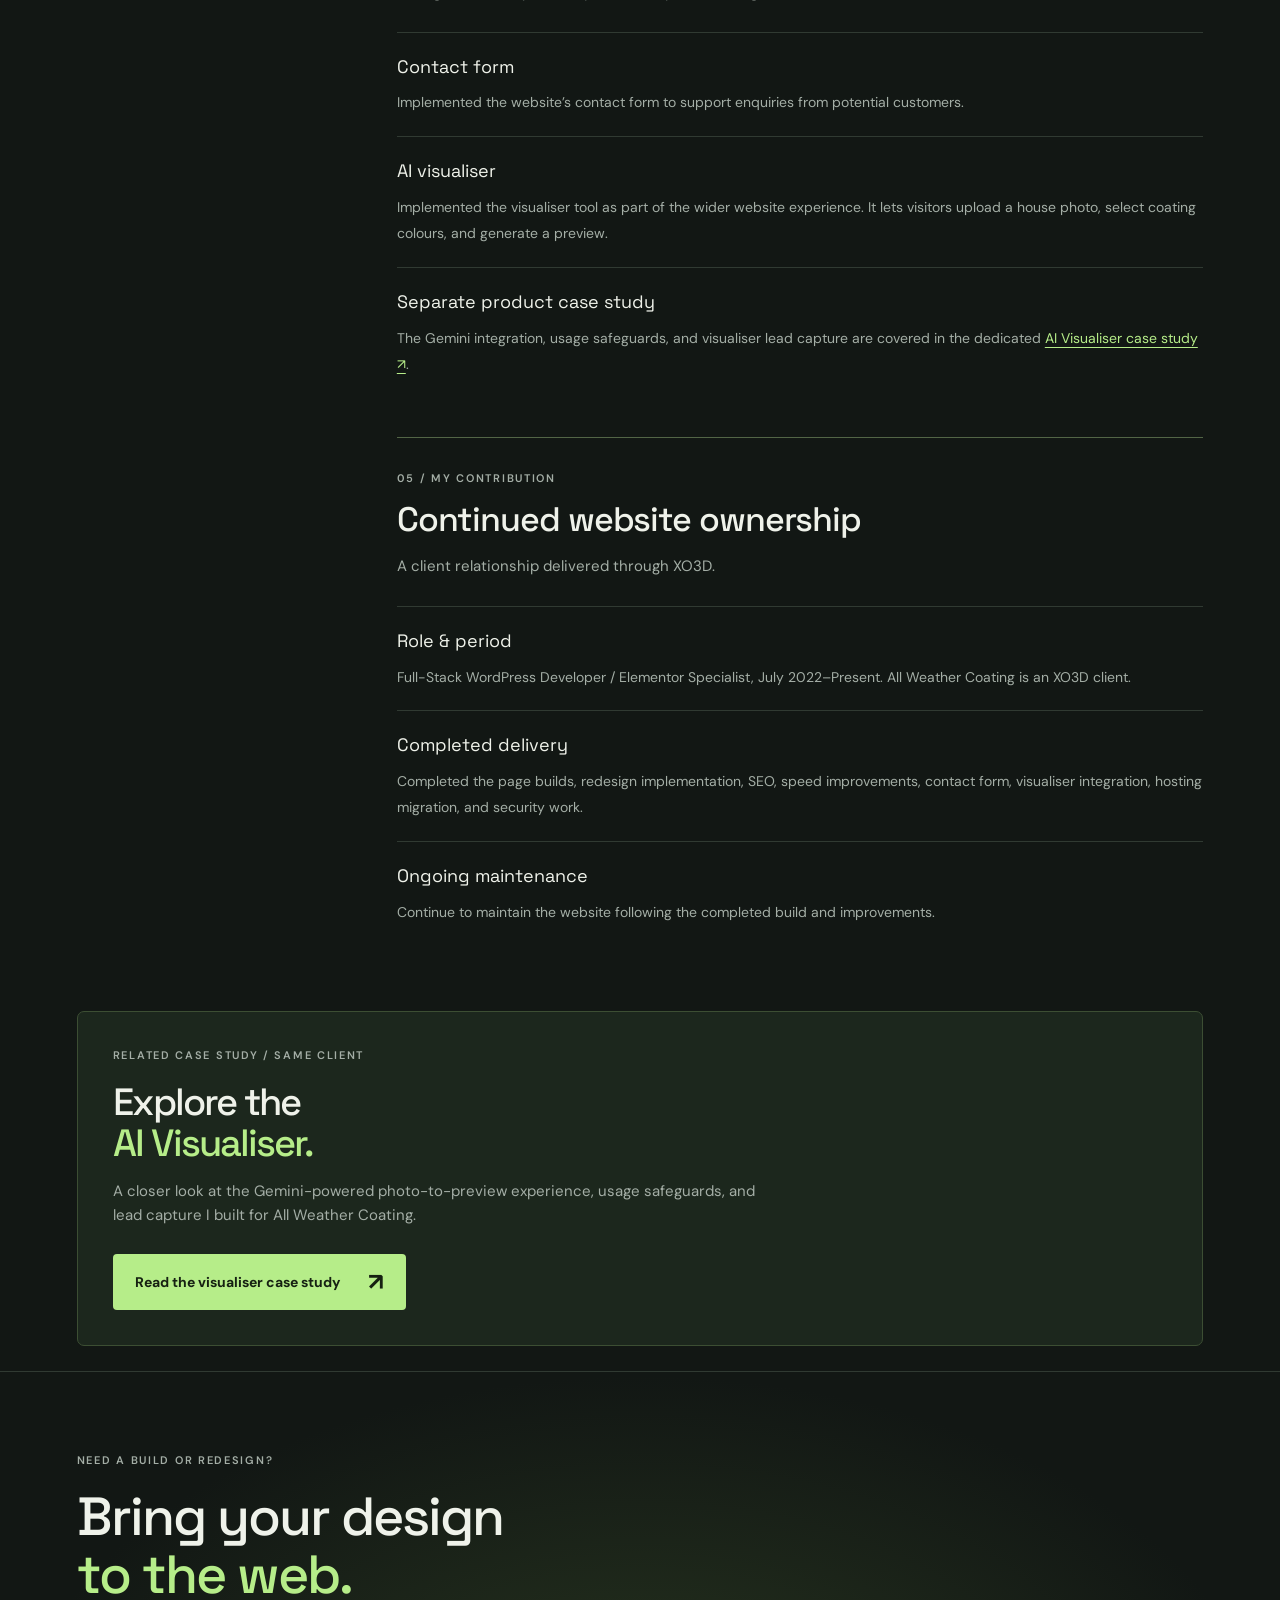
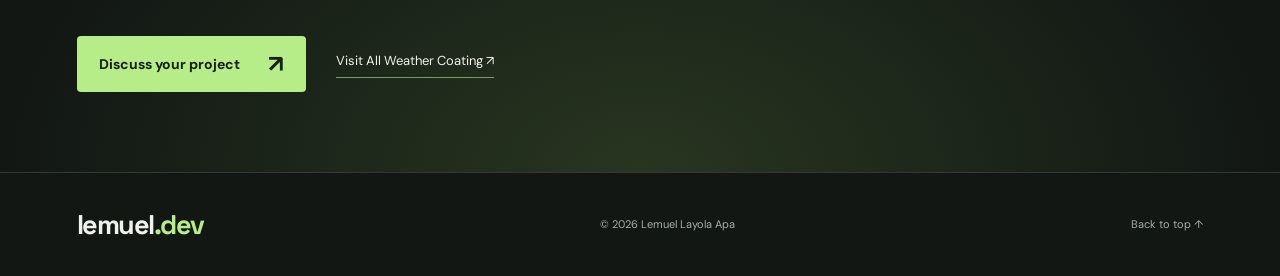
<file: awc-website.html>
<!doctype html>
<html lang="en"><head><meta charset="utf-8"><meta name="viewport" content="width=device-width,initial-scale=1"><title>All Weather Coating Website — Lemuel Apa</title><meta name="description" content="Lemuel Apa’s work as sole developer on All Weather Coating: WordPress and Elementor build, Figma design implementation, WP Engine to SiteGround migration, SEO, forms, and ongoing maintenance."><meta name="theme-color" content="#121714"><link rel="icon" href="data:,"><link rel="stylesheet" href="style.css?v=previews-169"></head>
<body class="case-page"><a class="skip" href="#main">Skip to content</a><header><a class="logo" href="index.html" aria-label="Lemuel Apa home">lemuel<span>.dev</span></a><nav aria-label="Main navigation"><a href="index.html#projects">All work</a><a href="https://allweathercoating.co.uk/" target="_blank" rel="noopener noreferrer">Visit website ↗</a><a class="nav-cta" href="index.html#contact">Let’s talk ↗</a></nav></header>
<main id="main"><section class="case-hero"><a class="backlink" href="index.html#projects">← Back to selected work</a><span class="eyebrow">CASE STUDY / ALL WEATHER COATING WEBSITE</span><h1>From Figma design<br><em>to a dependable website.</em></h1><p class="case-lead">A WordPress and Elementor website built from scratch, redesigned, and migrated to SiteGround. Sole-developer delivery and ongoing maintenance for an XO3D client.</p><dl class="case-meta"><div><dt>Role</dt><dd>Full-Stack WordPress Developer / Elementor Specialist</dd></div><div><dt>Development</dt><dd>Sole Developer</dd></div><div><dt>Period</dt><dd>July 2022–Present</dd></div><div><dt>Design</dt><dd>Figma designs by a coworker</dd></div></dl></section>
<section class="case-results" aria-labelledby="delivery-title"><div class="results-heading"><span class="eyebrow">DELIVERY AT A GLANCE</span><h2 id="delivery-title">Built, migrated,<br><em>and maintained.</em></h2></div><ol class="journey-steps"><li><span>01 / BUILD</span><h3>WordPress & Elementor</h3><p>Built the website and implemented the redesign from supplied Figma designs.</p></li><li><span>02 / MIGRATE</span><h3>WP Engine → SiteGround</h3><p>Handled the hosting migration and continued website ownership.</p></li><li><span>03 / IMPROVE</span><h3>Faster & more stable</h3><p>Completed performance improvements and continue to maintain the website.</p></li></ol></section>
<section class="case-overview"><div><span class="eyebrow">CONTEXT & COLLABORATION</span><h2>Design supplied.<br><em>Developed by me.</em></h2></div><div><p>All Weather Coating is an XO3D client. Since July 2022, I’ve worked on its website as a Full-Stack WordPress Developer and Elementor Specialist, with ongoing maintenance continuing today.</p><p>I built the website from scratch and implemented its redesign as the sole developer. A coworker provided the visual design through Figma; I handled the development and implementation.</p><p>My contribution also covers migration from WP Engine to SiteGround, SEO, performance, security, the contact form, and the visualiser tool. The reported outcome is a faster, more stable website.</p></div></section>
<div class="contributions-layout"><aside class="case-index"><span class="eyebrow">EXPLORE MY CONTRIBUTION</span><nav aria-label="Case study sections"><a href="#build"><span>01</span>Website build & redesign</a><a href="#migration"><span>02</span>Hosting migration</a><a href="#quality"><span>03</span>SEO, performance & stability</a><a href="#enquiries"><span>04</span>Contact form & visualiser integration</a><a href="#maintenance"><span>05</span>Continued website ownership</a></nav></aside><div class="contributions"><section id="build" class="contribution-section"><div class="contribution-heading"><span class="eyebrow">01 / MY CONTRIBUTION</span><h2>Website build & redesign</h2><p>Turning a supplied design into a working WordPress website.</p></div><dl><div><dt>Development ownership</dt><dd>Built the All Weather Coating website from scratch and implemented its redesign as the sole developer.</dd></div><div><dt>Design collaboration</dt><dd>Worked from Figma designs supplied by a coworker. My responsibility was the development and implementation of the design, with visual design credited to my coworker.</dd></div><div><dt>WordPress & Elementor</dt><dd>Built the website and its pages using WordPress and Elementor, translating the supplied layouts into a responsive website.</dd></div></dl></section><section id="migration" class="contribution-section"><div class="contribution-heading"><span class="eyebrow">02 / MY CONTRIBUTION</span><h2>Hosting migration</h2><p>Moving the website from WP Engine to SiteGround.</p></div><dl><div><dt>Platform move</dt><dd>Handled the migration of the All Weather Coating website from WP Engine to SiteGround.</dd></div><div><dt>Hosting ownership</dt><dd>Completed the hosting migration and continue to maintain the website on SiteGround.</dd></div></dl></section><section id="quality" class="contribution-section"><div class="contribution-heading"><span class="eyebrow">03 / MY CONTRIBUTION</span><h2>SEO, performance & stability</h2><p>Ongoing attention to how the website is found and how it works.</p></div><dl><div><dt>SEO implementation</dt><dd>Completed SEO work as part of the website delivery and improvement work.</dd></div><div><dt>Performance improvements</dt><dd>Completed speed improvements. The website is faster and more stable following the work.</dd></div><div><dt>Security work</dt><dd>Completed website security work alongside the build, redesign, and hosting migration. Continue to maintain the site as part of the ongoing engagement.</dd></div></dl></section><section id="enquiries" class="contribution-section"><div class="contribution-heading"><span class="eyebrow">04 / MY CONTRIBUTION</span><h2>Contact form & visualiser integration</h2><p>Giving visitors ways to enquire and explore coating colours.</p></div><dl><div><dt>Contact form</dt><dd>Implemented the website’s contact form to support enquiries from potential customers.</dd></div><div><dt>AI visualiser</dt><dd>Implemented the visualiser tool as part of the wider website experience. It lets visitors upload a house photo, select coating colours, and generate a preview.</dd></div><div><dt>Separate product case study</dt><dd>The Gemini integration, usage safeguards, and visualiser lead capture are covered in the dedicated <a class="inline-case-link" href="awc-visualiser.html">AI Visualiser case study ↗</a>.</dd></div></dl></section><section id="maintenance" class="contribution-section"><div class="contribution-heading"><span class="eyebrow">05 / MY CONTRIBUTION</span><h2>Continued website ownership</h2><p>A client relationship delivered through XO3D.</p></div><dl><div><dt>Role & period</dt><dd>Full-Stack WordPress Developer / Elementor Specialist, July 2022–Present. All Weather Coating is an XO3D client.</dd></div><div><dt>Completed delivery</dt><dd>Completed the page builds, redesign implementation, SEO, speed improvements, contact form, visualiser integration, hosting migration, and security work.</dd></div><div><dt>Ongoing maintenance</dt><dd>Continue to maintain the website following the completed build and improvements.</dd></div></dl></section></div></div>
<section class="related-case"><span class="eyebrow">RELATED CASE STUDY / SAME CLIENT</span><h2>Explore the<br><em>AI Visualiser.</em></h2><p>A closer look at the Gemini-powered photo-to-preview experience, usage safeguards, and lead capture I built for All Weather Coating.</p><a class="button" href="awc-visualiser.html">Read the visualiser case study <span>↗</span></a></section>
<section class="case-next"><span class="eyebrow">NEED A BUILD OR REDESIGN?</span><h2>Bring your design<br><em>to the web.</em></h2><div class="case-actions"><a class="button" href="index.html#contact">Discuss your project <span>↗</span></a><a class="textlink" href="https://allweathercoating.co.uk/" target="_blank" rel="noopener noreferrer">Visit All Weather Coating ↗</a></div></section></main><footer><a class="logo" href="index.html">lemuel<span>.dev</span></a><span>© 2026 Lemuel Layola Apa</span><a href="#main">Back to top ↑</a></footer></body></html>
</file>
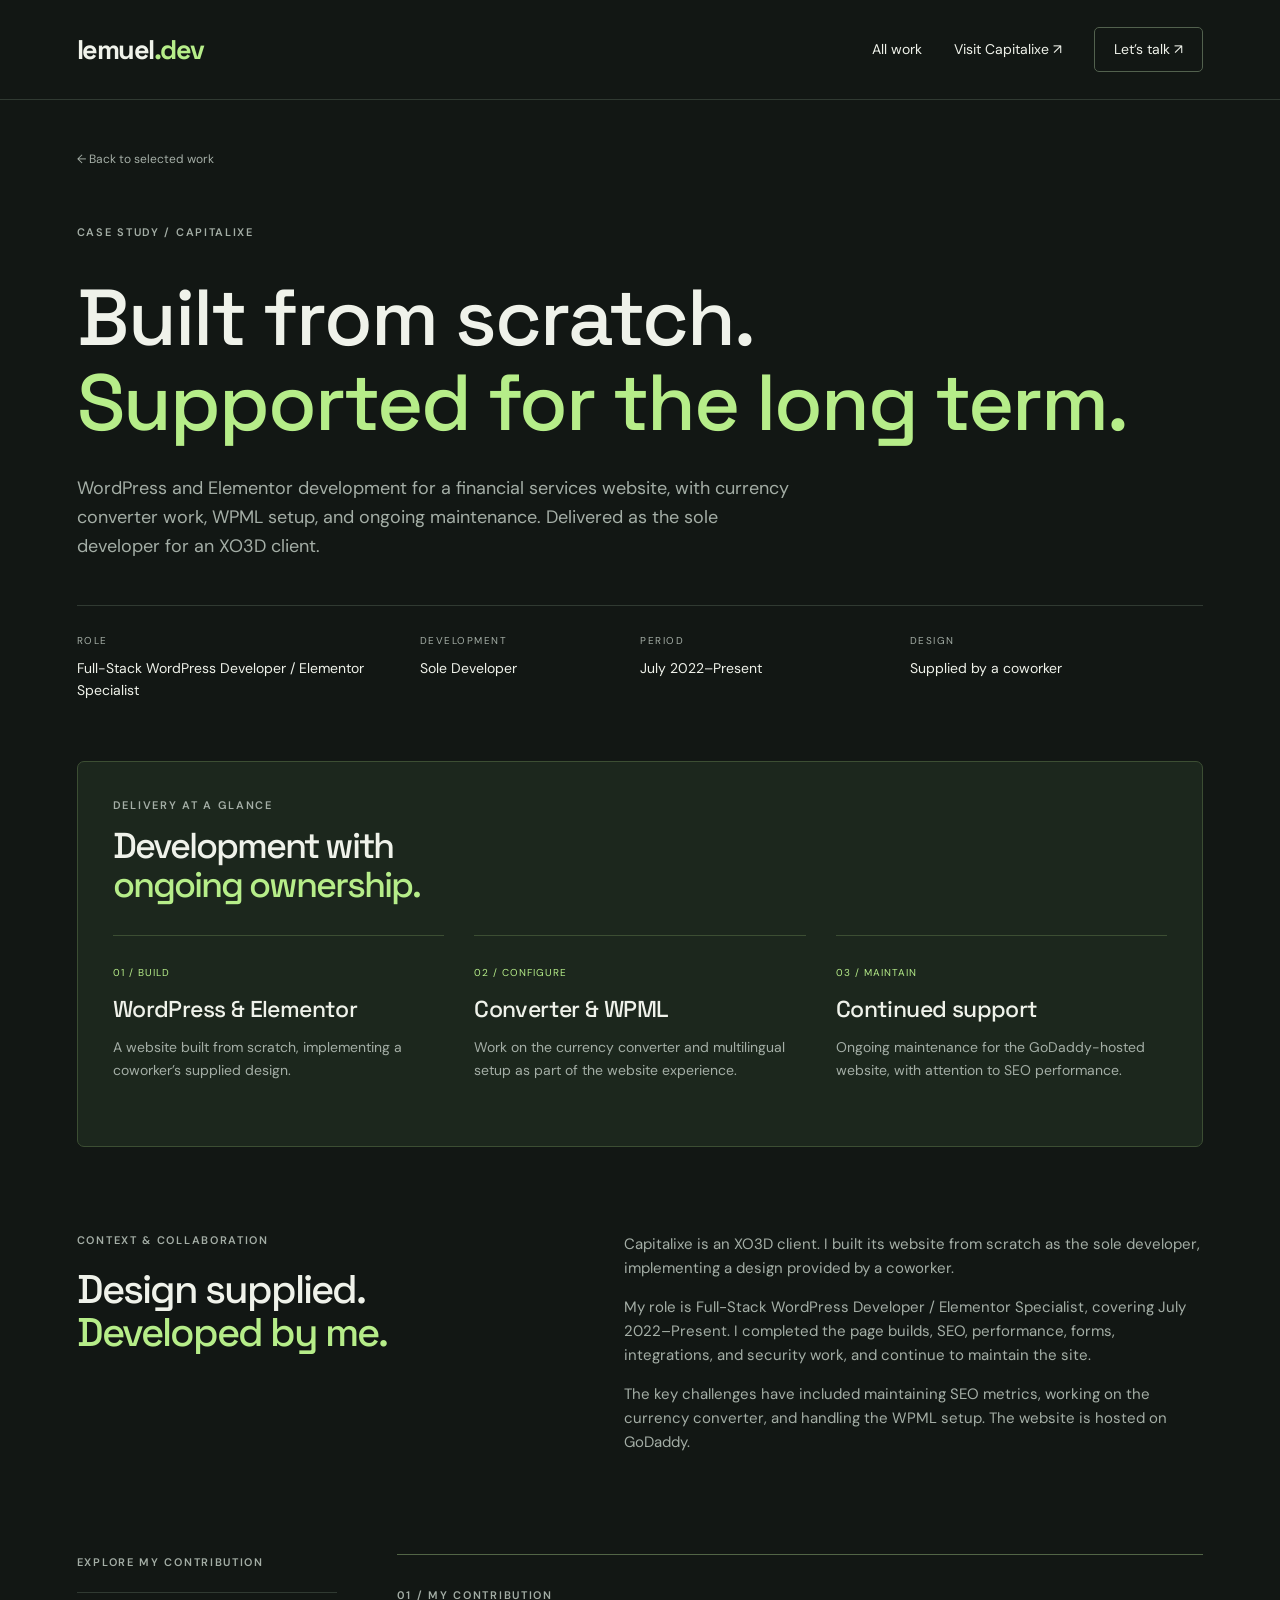
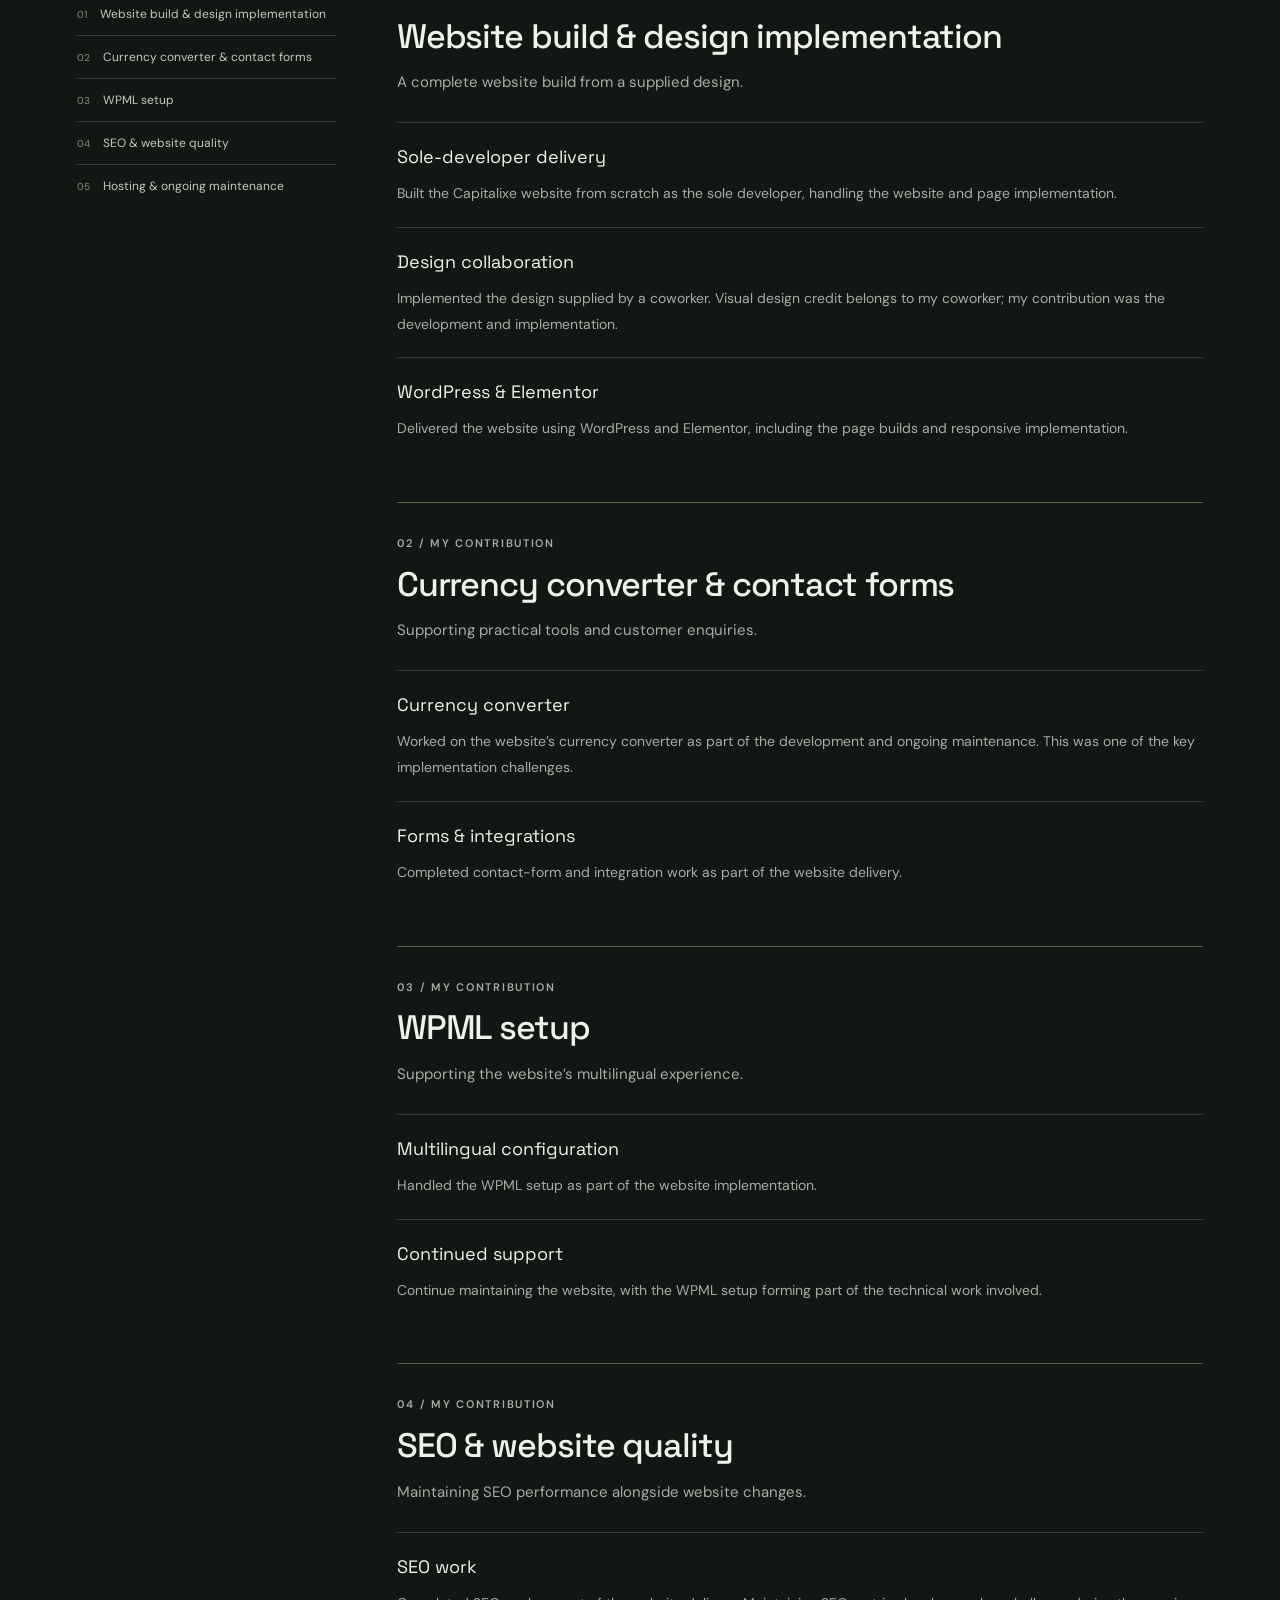
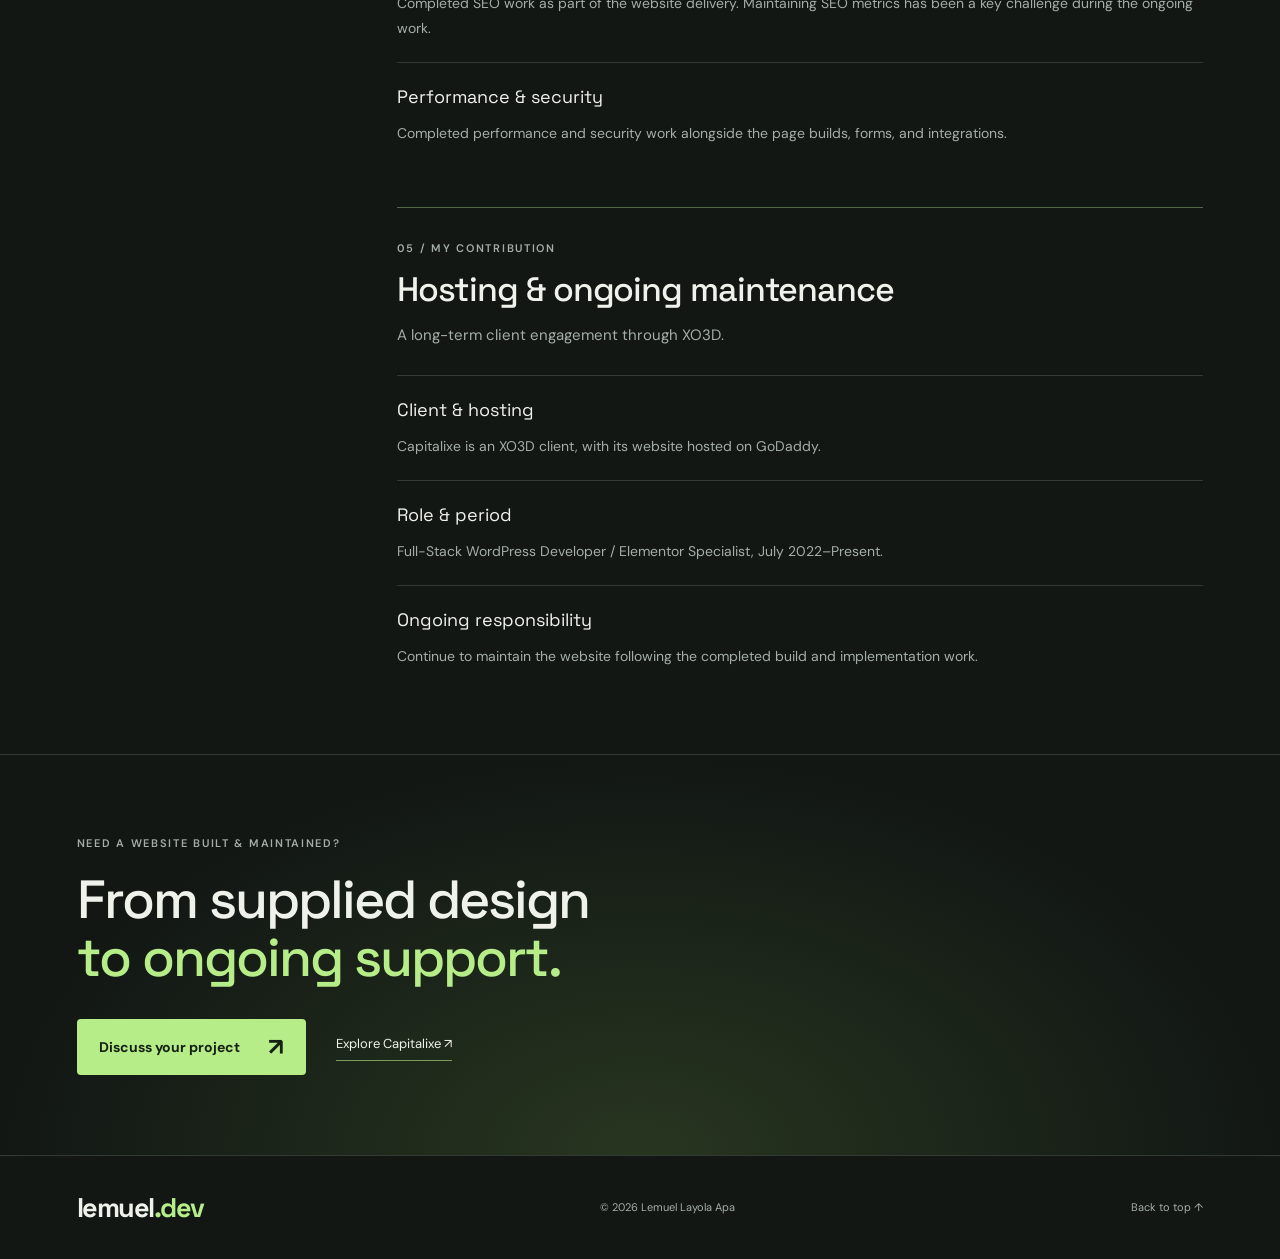
<file: capitalixe.html>
<!doctype html>
<html lang="en"><head><meta charset="utf-8"><meta name="viewport" content="width=device-width,initial-scale=1"><title>Capitalixe Website Case Study — Lemuel Apa</title><meta name="description" content="Lemuel Apa’s sole-developer work on Capitalixe: WordPress and Elementor development, supplied-design implementation, currency converter work, WPML setup, SEO, and ongoing maintenance."><meta name="theme-color" content="#121714"><link rel="icon" href="data:,"><link rel="stylesheet" href="style.css?v=previews-169"></head>
<body class="case-page"><a class="skip" href="#main">Skip to content</a><header><a class="logo" href="index.html" aria-label="Lemuel Apa home">lemuel<span>.dev</span></a><nav aria-label="Main navigation"><a href="index.html#projects">All work</a><a href="https://capitalixe.com/" target="_blank" rel="noopener noreferrer">Visit Capitalixe ↗</a><a class="nav-cta" href="index.html#contact">Let’s talk ↗</a></nav></header>
<main id="main"><section class="case-hero"><a class="backlink" href="index.html#projects">← Back to selected work</a><span class="eyebrow">CASE STUDY / CAPITALIXE</span><h1>Built from scratch.<br><em>Supported for the long term.</em></h1><p class="case-lead">WordPress and Elementor development for a financial services website, with currency converter work, WPML setup, and ongoing maintenance. Delivered as the sole developer for an XO3D client.</p><dl class="case-meta"><div><dt>Role</dt><dd>Full-Stack WordPress Developer / Elementor Specialist</dd></div><div><dt>Development</dt><dd>Sole Developer</dd></div><div><dt>Period</dt><dd>July 2022–Present</dd></div><div><dt>Design</dt><dd>Supplied by a coworker</dd></div></dl></section>
<section class="case-results" aria-labelledby="delivery-title"><div class="results-heading"><span class="eyebrow">DELIVERY AT A GLANCE</span><h2 id="delivery-title">Development with<br><em>ongoing ownership.</em></h2></div><ol class="journey-steps"><li><span>01 / BUILD</span><h3>WordPress & Elementor</h3><p>A website built from scratch, implementing a coworker’s supplied design.</p></li><li><span>02 / CONFIGURE</span><h3>Converter & WPML</h3><p>Work on the currency converter and multilingual setup as part of the website experience.</p></li><li><span>03 / MAINTAIN</span><h3>Continued support</h3><p>Ongoing maintenance for the GoDaddy-hosted website, with attention to SEO performance.</p></li></ol></section>
<section class="case-overview"><div><span class="eyebrow">CONTEXT & COLLABORATION</span><h2>Design supplied.<br><em>Developed by me.</em></h2></div><div><p>Capitalixe is an XO3D client. I built its website from scratch as the sole developer, implementing a design provided by a coworker.</p><p>My role is Full-Stack WordPress Developer / Elementor Specialist, covering July 2022–Present. I completed the page builds, SEO, performance, forms, integrations, and security work, and continue to maintain the site.</p><p>The key challenges have included maintaining SEO metrics, working on the currency converter, and handling the WPML setup. The website is hosted on GoDaddy.</p></div></section>
<div class="contributions-layout"><aside class="case-index"><span class="eyebrow">EXPLORE MY CONTRIBUTION</span><nav aria-label="Case study sections"><a href="#build"><span>01</span>Website build & design implementation</a><a href="#features"><span>02</span>Currency converter & contact forms</a><a href="#multilingual"><span>03</span>WPML setup</a><a href="#seo"><span>04</span>SEO & website quality</a><a href="#maintenance"><span>05</span>Hosting & ongoing maintenance</a></nav></aside><div class="contributions"><section id="build" class="contribution-section"><div class="contribution-heading"><span class="eyebrow">01 / MY CONTRIBUTION</span><h2>Website build & design implementation</h2><p>A complete website build from a supplied design.</p></div><dl><div><dt>Sole-developer delivery</dt><dd>Built the Capitalixe website from scratch as the sole developer, handling the website and page implementation.</dd></div><div><dt>Design collaboration</dt><dd>Implemented the design supplied by a coworker. Visual design credit belongs to my coworker; my contribution was the development and implementation.</dd></div><div><dt>WordPress & Elementor</dt><dd>Delivered the website using WordPress and Elementor, including the page builds and responsive implementation.</dd></div></dl></section><section id="features" class="contribution-section"><div class="contribution-heading"><span class="eyebrow">02 / MY CONTRIBUTION</span><h2>Currency converter & contact forms</h2><p>Supporting practical tools and customer enquiries.</p></div><dl><div><dt>Currency converter</dt><dd>Worked on the website’s currency converter as part of the development and ongoing maintenance. This was one of the key implementation challenges.</dd></div><div><dt>Forms & integrations</dt><dd>Completed contact-form and integration work as part of the website delivery.</dd></div></dl></section><section id="multilingual" class="contribution-section"><div class="contribution-heading"><span class="eyebrow">03 / MY CONTRIBUTION</span><h2>WPML setup</h2><p>Supporting the website’s multilingual experience.</p></div><dl><div><dt>Multilingual configuration</dt><dd>Handled the WPML setup as part of the website implementation.</dd></div><div><dt>Continued support</dt><dd>Continue maintaining the website, with the WPML setup forming part of the technical work involved.</dd></div></dl></section><section id="seo" class="contribution-section"><div class="contribution-heading"><span class="eyebrow">04 / MY CONTRIBUTION</span><h2>SEO & website quality</h2><p>Maintaining SEO performance alongside website changes.</p></div><dl><div><dt>SEO work</dt><dd>Completed SEO work as part of the website delivery. Maintaining SEO metrics has been a key challenge during the ongoing work.</dd></div><div><dt>Performance & security</dt><dd>Completed performance and security work alongside the page builds, forms, and integrations.</dd></div></dl></section><section id="maintenance" class="contribution-section"><div class="contribution-heading"><span class="eyebrow">05 / MY CONTRIBUTION</span><h2>Hosting & ongoing maintenance</h2><p>A long-term client engagement through XO3D.</p></div><dl><div><dt>Client & hosting</dt><dd>Capitalixe is an XO3D client, with its website hosted on GoDaddy.</dd></div><div><dt>Role & period</dt><dd>Full-Stack WordPress Developer / Elementor Specialist, July 2022–Present.</dd></div><div><dt>Ongoing responsibility</dt><dd>Continue to maintain the website following the completed build and implementation work.</dd></div></dl></section></div></div>
<section class="case-next"><span class="eyebrow">NEED A WEBSITE BUILT & MAINTAINED?</span><h2>From supplied design<br><em>to ongoing support.</em></h2><div class="case-actions"><a class="button" href="index.html#contact">Discuss your project <span>↗</span></a><a class="textlink" href="https://capitalixe.com/" target="_blank" rel="noopener noreferrer">Explore Capitalixe ↗</a></div></section></main><footer><a class="logo" href="index.html">lemuel<span>.dev</span></a><span>© 2026 Lemuel Layola Apa</span><a href="#main">Back to top ↑</a></footer></body></html>
</file>
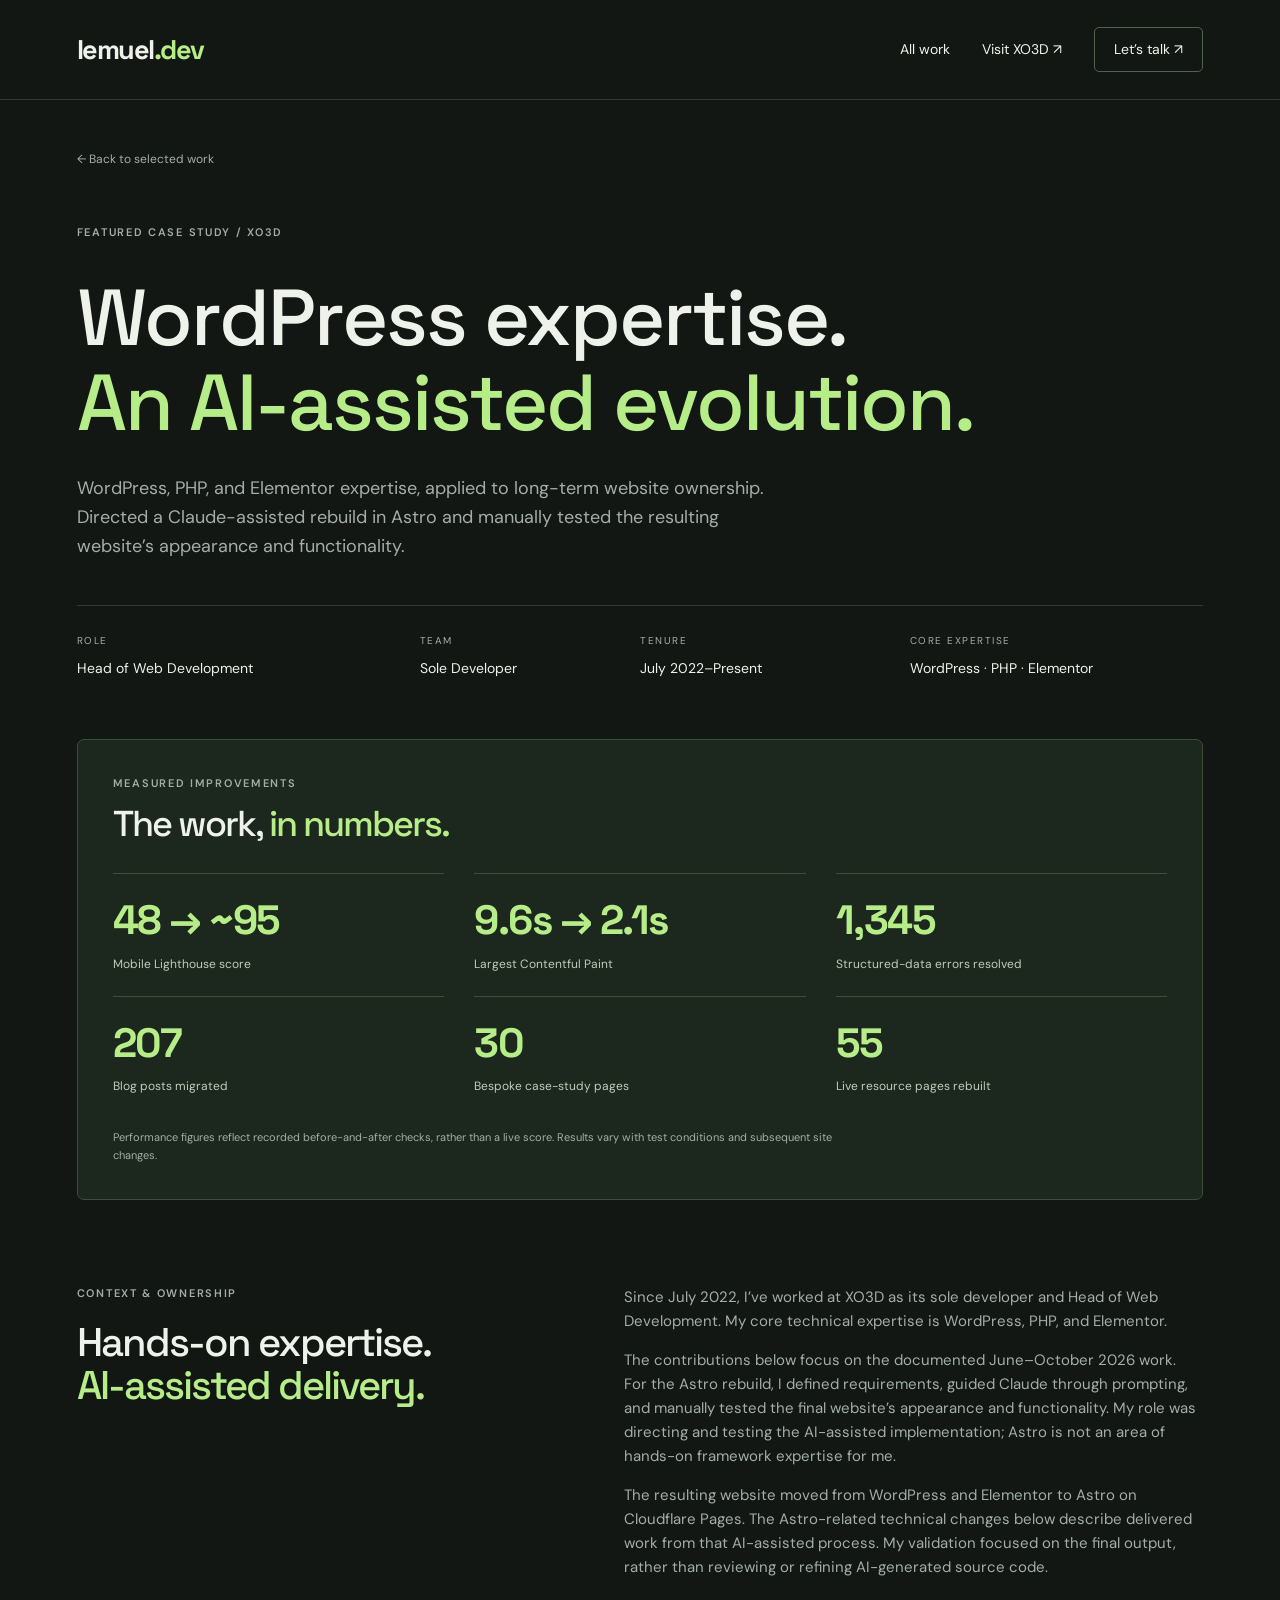
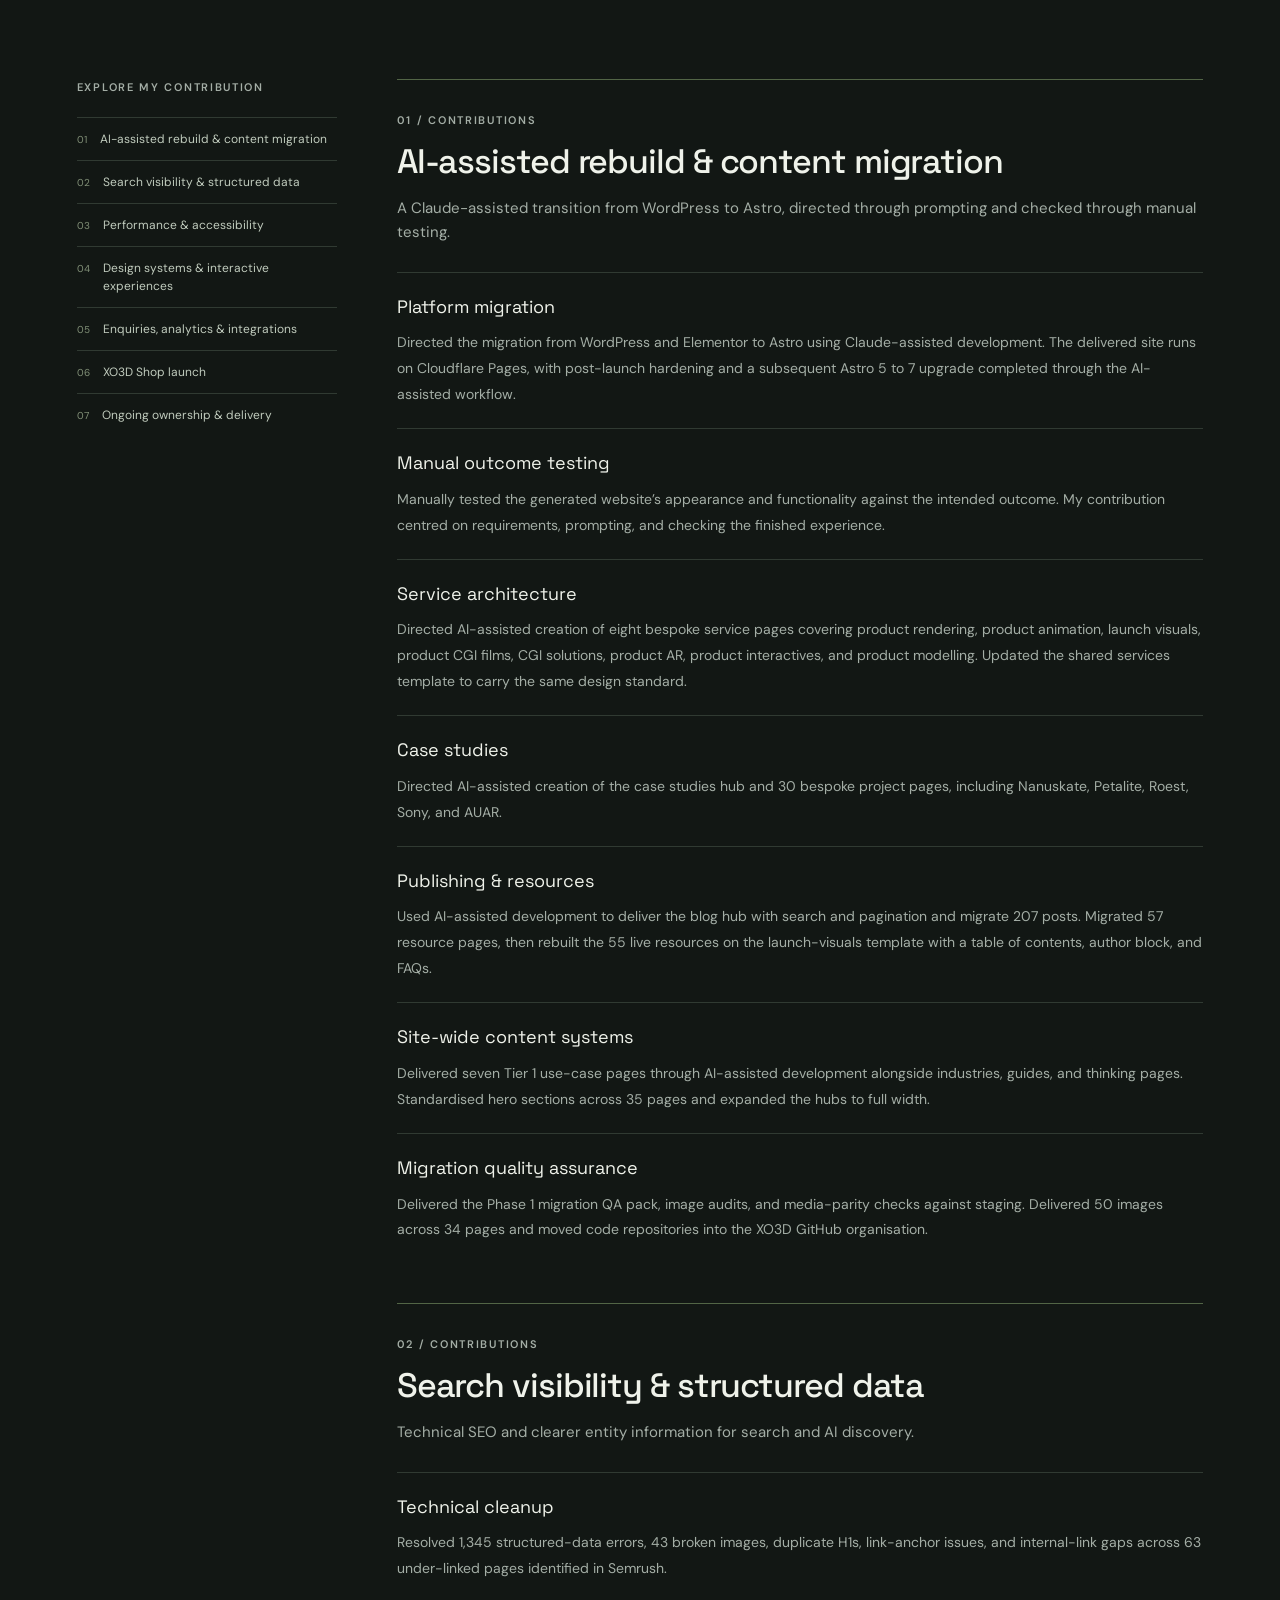
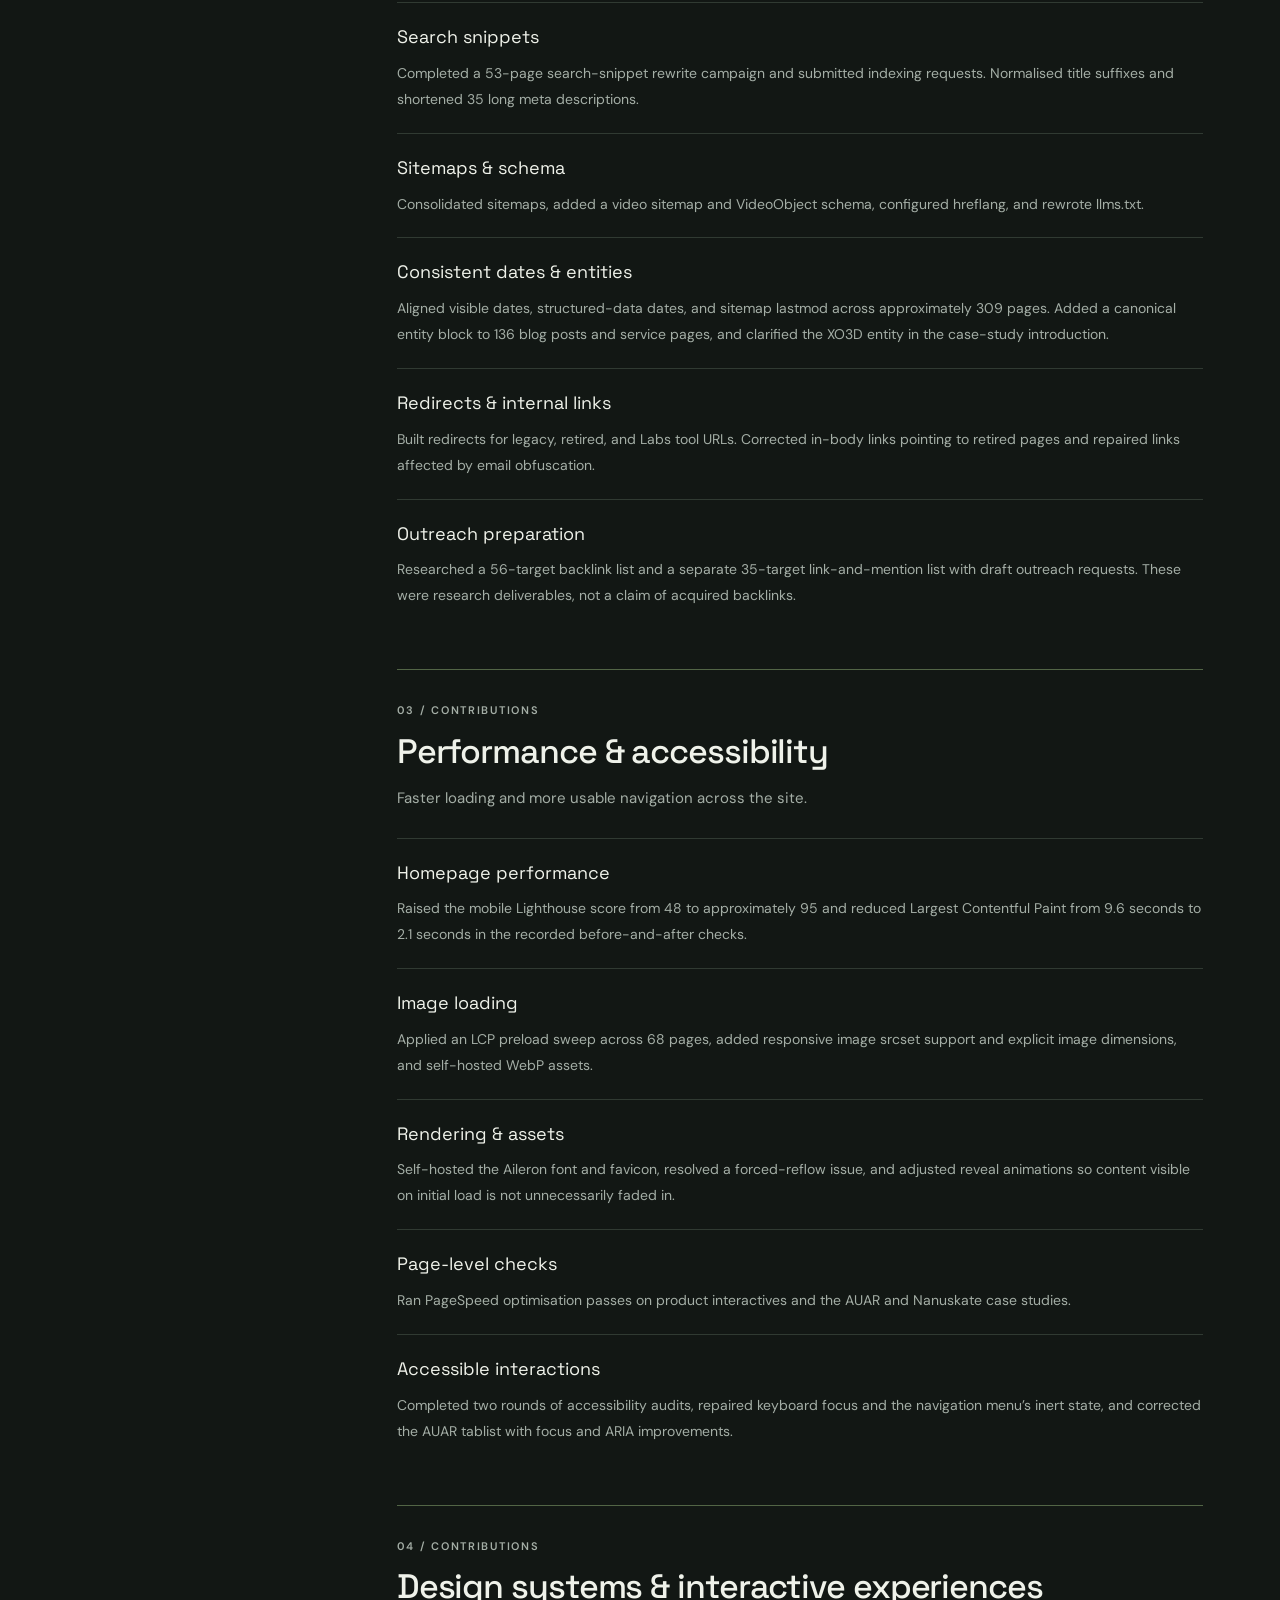
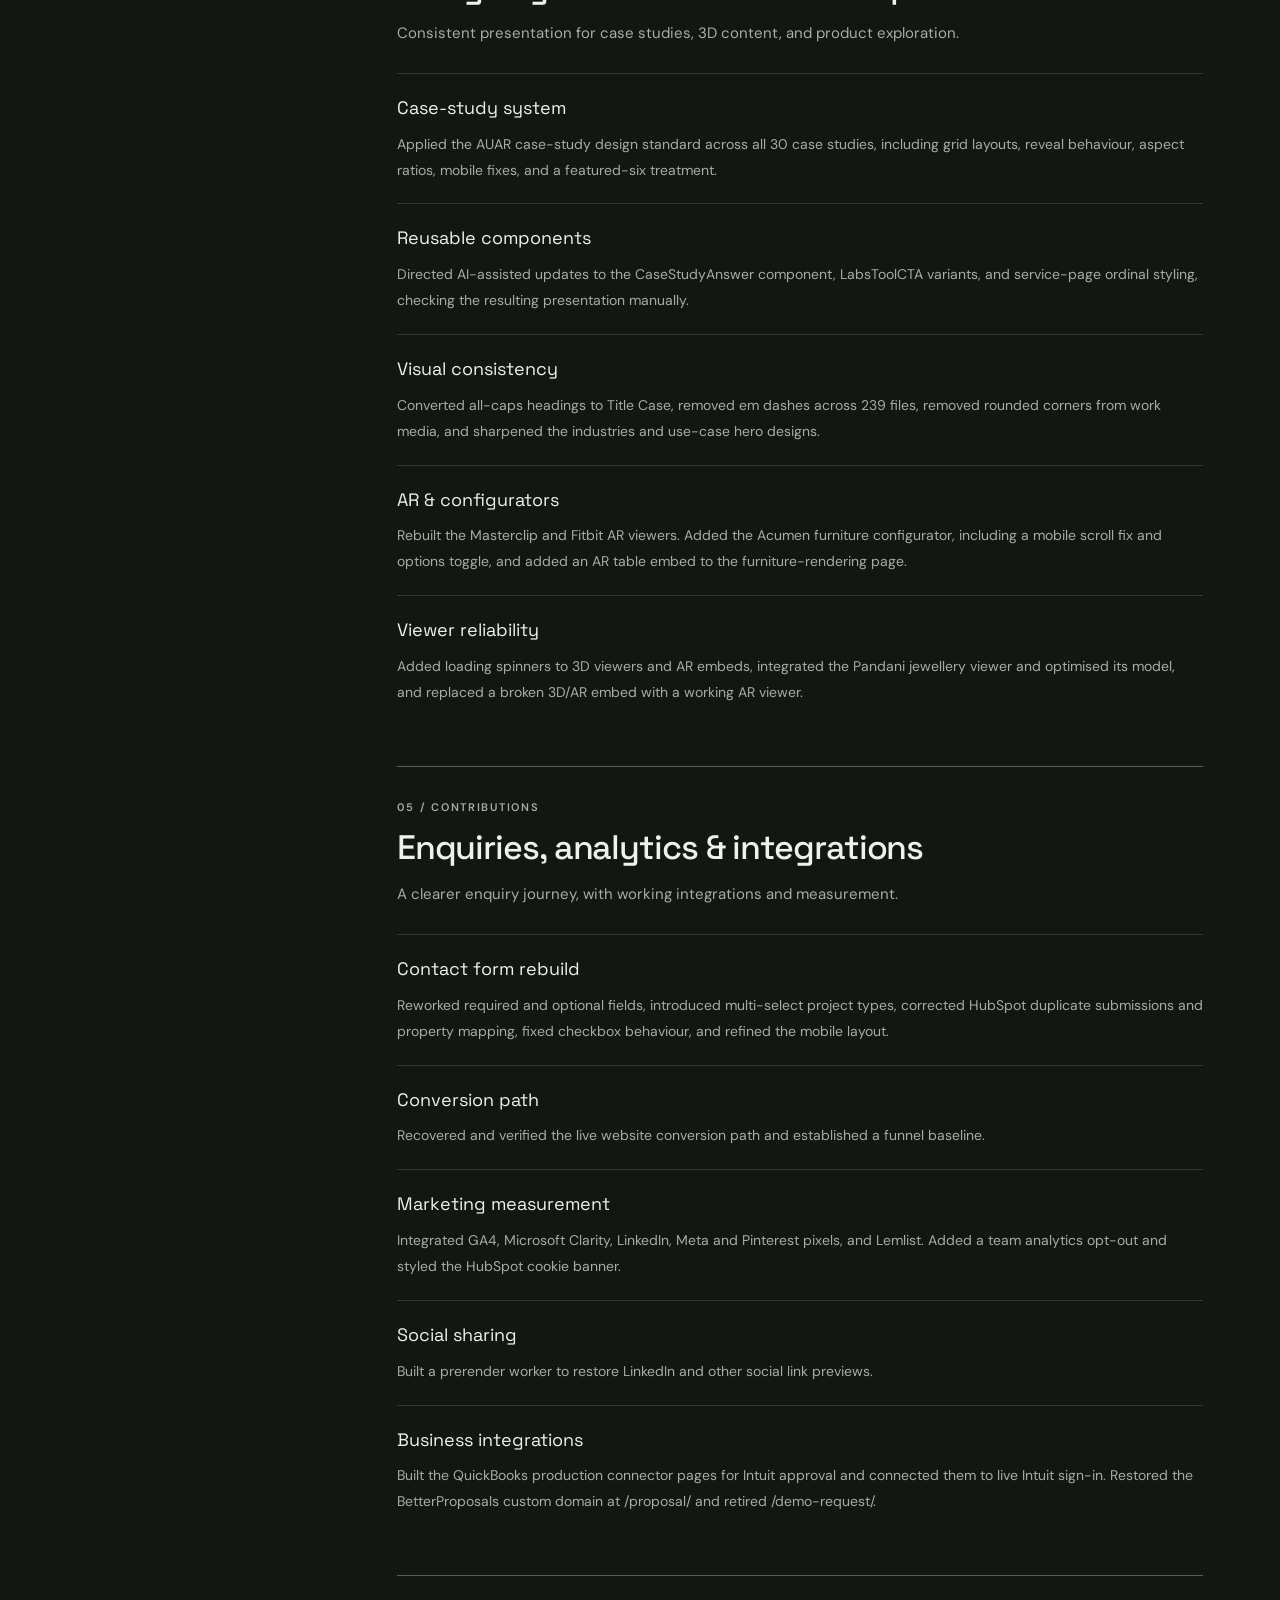
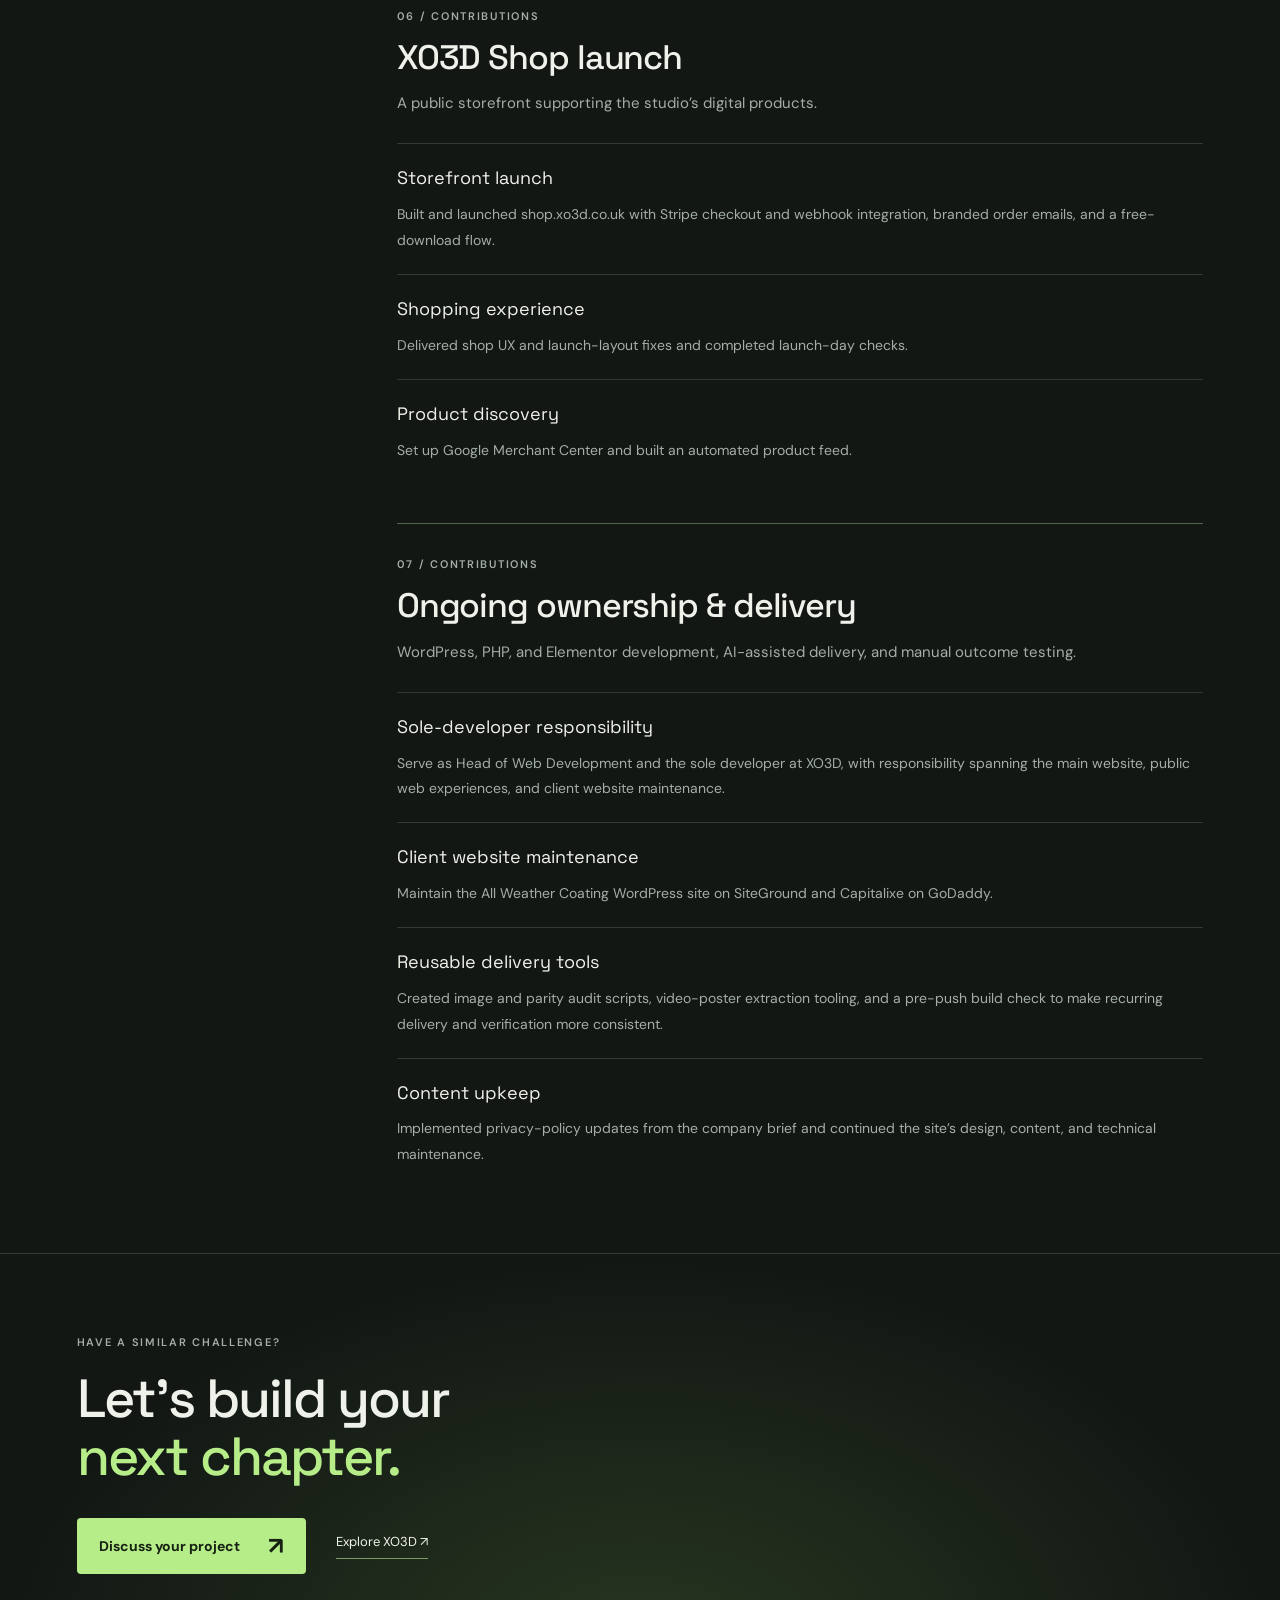
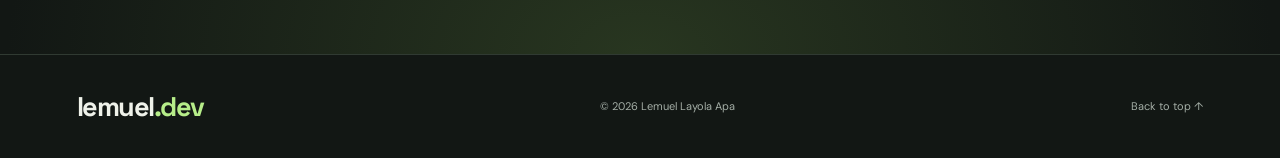
<file: xo3d.html>
<!doctype html>
<html lang="en"><head><meta charset="utf-8"><meta name="viewport" content="width=device-width,initial-scale=1">
<title>XO3D Case Study — Lemuel Apa, Head of Web Development</title>
<meta name="description" content="Lemuel Apa’s contribution to XO3D as Head of Web Development and sole developer: WordPress, PHP and Elementor expertise, a Claude-assisted Astro rebuild, manual testing, and website improvements.">
<meta name="theme-color" content="#121714"><link rel="icon" href="data:,"><link rel="stylesheet" href="style.css?v=previews-169"></head>
<body class="case-page"><a class="skip" href="#main">Skip to content</a><header><a class="logo" href="index.html" aria-label="Lemuel Apa home">lemuel<span>.dev</span></a><nav aria-label="Main navigation"><a href="index.html#projects">All work</a><a href="https://xo3d.co.uk/" target="_blank" rel="noopener noreferrer">Visit XO3D ↗</a><a class="nav-cta" href="index.html#contact">Let’s talk ↗</a></nav></header>
<main id="main"><section class="case-hero"><a class="backlink" href="index.html#projects">← Back to selected work</a><span class="eyebrow">FEATURED CASE STUDY / XO3D</span><h1>WordPress expertise.<br><em>An AI-assisted evolution.</em></h1><p class="case-lead">WordPress, PHP, and Elementor expertise, applied to long-term website ownership. Directed a Claude-assisted rebuild in Astro and manually tested the resulting website’s appearance and functionality.</p>
<dl class="case-meta"><div><dt>Role</dt><dd>Head of Web Development</dd></div><div><dt>Team</dt><dd>Sole Developer</dd></div><div><dt>Tenure</dt><dd>July 2022–Present</dd></div><div><dt>Core expertise</dt><dd>WordPress · PHP · Elementor</dd></div></dl></section>
<section class="case-results" aria-labelledby="results-title"><div class="results-heading"><span class="eyebrow">MEASURED IMPROVEMENTS</span><h2 id="results-title">The work, <em>in numbers.</em></h2></div><div class="result-grid"><div><strong>48 → ~95</strong><span>Mobile Lighthouse score</span></div><div><strong>9.6s → 2.1s</strong><span>Largest Contentful Paint</span></div><div><strong>1,345</strong><span>Structured-data errors resolved</span></div><div><strong>207</strong><span>Blog posts migrated</span></div><div><strong>30</strong><span>Bespoke case-study pages</span></div><div><strong>55</strong><span>Live resource pages rebuilt</span></div></div><p class="measurement-note">Performance figures reflect recorded before-and-after checks, rather than a live score. Results vary with test conditions and subsequent site changes.</p></section>
<section class="case-overview"><div><span class="eyebrow">CONTEXT & OWNERSHIP</span><h2>Hands-on expertise.<br><em>AI-assisted delivery.</em></h2></div><div><p>Since July 2022, I’ve worked at XO3D as its sole developer and Head of Web Development. My core technical expertise is WordPress, PHP, and Elementor.</p><p>The contributions below focus on the documented June–October 2026 work. For the Astro rebuild, I defined requirements, guided Claude through prompting, and manually tested the final website’s appearance and functionality. My role was directing and testing the AI-assisted implementation; Astro is not an area of hands-on framework expertise for me.</p><p>The resulting website moved from WordPress and Elementor to Astro on Cloudflare Pages. The Astro-related technical changes below describe delivered work from that AI-assisted process. My validation focused on the final output, rather than reviewing or refining AI-generated source code.</p></div></section>
<div class="contributions-layout"><aside class="case-index"><span class="eyebrow">EXPLORE MY CONTRIBUTION</span><nav aria-label="Case study sections"><a href="#rebuild"><span>01</span>AI-assisted rebuild & content migration</a><a href="#seo"><span>02</span>Search visibility & structured data</a><a href="#performance"><span>03</span>Performance & accessibility</a><a href="#design"><span>04</span>Design systems & interactive experiences</a><a href="#conversion"><span>05</span>Enquiries, analytics & integrations</a><a href="#commerce"><span>06</span>XO3D Shop launch</a><a href="#ongoing"><span>07</span>Ongoing ownership & delivery</a></nav></aside><div class="contributions"><section id="rebuild" class="contribution-section"><div class="contribution-heading"><span class="eyebrow">01 / CONTRIBUTIONS</span><h2>AI-assisted rebuild & content migration</h2><p>A Claude-assisted transition from WordPress to Astro, directed through prompting and checked through manual testing.</p></div><dl><div><dt>Platform migration</dt><dd>Directed the migration from WordPress and Elementor to Astro using Claude-assisted development. The delivered site runs on Cloudflare Pages, with post-launch hardening and a subsequent Astro 5 to 7 upgrade completed through the AI-assisted workflow.</dd></div><div><dt>Manual outcome testing</dt><dd>Manually tested the generated website’s appearance and functionality against the intended outcome. My contribution centred on requirements, prompting, and checking the finished experience.</dd></div><div><dt>Service architecture</dt><dd>Directed AI-assisted creation of eight bespoke service pages covering product rendering, product animation, launch visuals, product CGI films, CGI solutions, product AR, product interactives, and product modelling. Updated the shared services template to carry the same design standard.</dd></div><div><dt>Case studies</dt><dd>Directed AI-assisted creation of the case studies hub and 30 bespoke project pages, including Nanuskate, Petalite, Roest, Sony, and AUAR.</dd></div><div><dt>Publishing & resources</dt><dd>Used AI-assisted development to deliver the blog hub with search and pagination and migrate 207 posts. Migrated 57 resource pages, then rebuilt the 55 live resources on the launch-visuals template with a table of contents, author block, and FAQs.</dd></div><div><dt>Site-wide content systems</dt><dd>Delivered seven Tier 1 use-case pages through AI-assisted development alongside industries, guides, and thinking pages. Standardised hero sections across 35 pages and expanded the hubs to full width.</dd></div><div><dt>Migration quality assurance</dt><dd>Delivered the Phase 1 migration QA pack, image audits, and media-parity checks against staging. Delivered 50 images across 34 pages and moved code repositories into the XO3D GitHub organisation.</dd></div></dl></section><section id="seo" class="contribution-section"><div class="contribution-heading"><span class="eyebrow">02 / CONTRIBUTIONS</span><h2>Search visibility & structured data</h2><p>Technical SEO and clearer entity information for search and AI discovery.</p></div><dl><div><dt>Technical cleanup</dt><dd>Resolved 1,345 structured-data errors, 43 broken images, duplicate H1s, link-anchor issues, and internal-link gaps across 63 under-linked pages identified in Semrush.</dd></div><div><dt>Search snippets</dt><dd>Completed a 53-page search-snippet rewrite campaign and submitted indexing requests. Normalised title suffixes and shortened 35 long meta descriptions.</dd></div><div><dt>Sitemaps & schema</dt><dd>Consolidated sitemaps, added a video sitemap and VideoObject schema, configured hreflang, and rewrote llms.txt.</dd></div><div><dt>Consistent dates & entities</dt><dd>Aligned visible dates, structured-data dates, and sitemap lastmod across approximately 309 pages. Added a canonical entity block to 136 blog posts and service pages, and clarified the XO3D entity in the case-study introduction.</dd></div><div><dt>Redirects & internal links</dt><dd>Built redirects for legacy, retired, and Labs tool URLs. Corrected in-body links pointing to retired pages and repaired links affected by email obfuscation.</dd></div><div><dt>Outreach preparation</dt><dd>Researched a 56-target backlink list and a separate 35-target link-and-mention list with draft outreach requests. These were research deliverables, not a claim of acquired backlinks.</dd></div></dl></section><section id="performance" class="contribution-section"><div class="contribution-heading"><span class="eyebrow">03 / CONTRIBUTIONS</span><h2>Performance & accessibility</h2><p>Faster loading and more usable navigation across the site.</p></div><dl><div><dt>Homepage performance</dt><dd>Raised the mobile Lighthouse score from 48 to approximately 95 and reduced Largest Contentful Paint from 9.6 seconds to 2.1 seconds in the recorded before-and-after checks.</dd></div><div><dt>Image loading</dt><dd>Applied an LCP preload sweep across 68 pages, added responsive image srcset support and explicit image dimensions, and self-hosted WebP assets.</dd></div><div><dt>Rendering & assets</dt><dd>Self-hosted the Aileron font and favicon, resolved a forced-reflow issue, and adjusted reveal animations so content visible on initial load is not unnecessarily faded in.</dd></div><div><dt>Page-level checks</dt><dd>Ran PageSpeed optimisation passes on product interactives and the AUAR and Nanuskate case studies.</dd></div><div><dt>Accessible interactions</dt><dd>Completed two rounds of accessibility audits, repaired keyboard focus and the navigation menu’s inert state, and corrected the AUAR tablist with focus and ARIA improvements.</dd></div></dl></section><section id="design" class="contribution-section"><div class="contribution-heading"><span class="eyebrow">04 / CONTRIBUTIONS</span><h2>Design systems & interactive experiences</h2><p>Consistent presentation for case studies, 3D content, and product exploration.</p></div><dl><div><dt>Case-study system</dt><dd>Applied the AUAR case-study design standard across all 30 case studies, including grid layouts, reveal behaviour, aspect ratios, mobile fixes, and a featured-six treatment.</dd></div><div><dt>Reusable components</dt><dd>Directed AI-assisted updates to the CaseStudyAnswer component, LabsToolCTA variants, and service-page ordinal styling, checking the resulting presentation manually.</dd></div><div><dt>Visual consistency</dt><dd>Converted all-caps headings to Title Case, removed em dashes across 239 files, removed rounded corners from work media, and sharpened the industries and use-case hero designs.</dd></div><div><dt>AR & configurators</dt><dd>Rebuilt the Masterclip and Fitbit AR viewers. Added the Acumen furniture configurator, including a mobile scroll fix and options toggle, and added an AR table embed to the furniture-rendering page.</dd></div><div><dt>Viewer reliability</dt><dd>Added loading spinners to 3D viewers and AR embeds, integrated the Pandani jewellery viewer and optimised its model, and replaced a broken 3D/AR embed with a working AR viewer.</dd></div></dl></section><section id="conversion" class="contribution-section"><div class="contribution-heading"><span class="eyebrow">05 / CONTRIBUTIONS</span><h2>Enquiries, analytics & integrations</h2><p>A clearer enquiry journey, with working integrations and measurement.</p></div><dl><div><dt>Contact form rebuild</dt><dd>Reworked required and optional fields, introduced multi-select project types, corrected HubSpot duplicate submissions and property mapping, fixed checkbox behaviour, and refined the mobile layout.</dd></div><div><dt>Conversion path</dt><dd>Recovered and verified the live website conversion path and established a funnel baseline.</dd></div><div><dt>Marketing measurement</dt><dd>Integrated GA4, Microsoft Clarity, LinkedIn, Meta and Pinterest pixels, and Lemlist. Added a team analytics opt-out and styled the HubSpot cookie banner.</dd></div><div><dt>Social sharing</dt><dd>Built a prerender worker to restore LinkedIn and other social link previews.</dd></div><div><dt>Business integrations</dt><dd>Built the QuickBooks production connector pages for Intuit approval and connected them to live Intuit sign-in. Restored the BetterProposals custom domain at /proposal/ and retired /demo-request/.</dd></div></dl></section><section id="commerce" class="contribution-section"><div class="contribution-heading"><span class="eyebrow">06 / CONTRIBUTIONS</span><h2>XO3D Shop launch</h2><p>A public storefront supporting the studio’s digital products.</p></div><dl><div><dt>Storefront launch</dt><dd>Built and launched shop.xo3d.co.uk with Stripe checkout and webhook integration, branded order emails, and a free-download flow.</dd></div><div><dt>Shopping experience</dt><dd>Delivered shop UX and launch-layout fixes and completed launch-day checks.</dd></div><div><dt>Product discovery</dt><dd>Set up Google Merchant Center and built an automated product feed.</dd></div></dl></section><section id="ongoing" class="contribution-section"><div class="contribution-heading"><span class="eyebrow">07 / CONTRIBUTIONS</span><h2>Ongoing ownership & delivery</h2><p>WordPress, PHP, and Elementor development, AI-assisted delivery, and manual outcome testing.</p></div><dl><div><dt>Sole-developer responsibility</dt><dd>Serve as Head of Web Development and the sole developer at XO3D, with responsibility spanning the main website, public web experiences, and client website maintenance.</dd></div><div><dt>Client website maintenance</dt><dd>Maintain the All Weather Coating WordPress site on SiteGround and Capitalixe on GoDaddy.</dd></div><div><dt>Reusable delivery tools</dt><dd>Created image and parity audit scripts, video-poster extraction tooling, and a pre-push build check to make recurring delivery and verification more consistent.</dd></div><div><dt>Content upkeep</dt><dd>Implemented privacy-policy updates from the company brief and continued the site’s design, content, and technical maintenance.</dd></div></dl></section></div></div>
<section class="case-next"><span class="eyebrow">HAVE A SIMILAR CHALLENGE?</span><h2>Let’s build your<br><em>next chapter.</em></h2><div class="case-actions"><a class="button" href="index.html#contact">Discuss your project <span>↗</span></a><a class="textlink" href="https://xo3d.co.uk/" target="_blank" rel="noopener noreferrer">Explore XO3D ↗</a></div></section></main>
<footer><a class="logo" href="index.html">lemuel<span>.dev</span></a><span>© 2026 Lemuel Layola Apa</span><a href="#main">Back to top ↑</a></footer></body></html>
</file>
<file: style.css>
@import url('https://fonts.googleapis.com/css2?family=DM+Sans:wght@400;450;500;600;700&family=Space+Grotesk:wght@400;500;600;700&display=swap');
:root{--bg:#121714;--panel:#1a211c;--text:#eff2ea;--muted:#a4aea6;--green:#b6ed89;--line:#303a32}*{box-sizing:border-box}html{scroll-behavior:smooth;scroll-padding-top:90px}body{margin:0;background:var(--bg);color:var(--text);font-family:'DM Sans',sans-serif;line-height:1.6}a{color:inherit;text-decoration:none}button{font:inherit}header,main,footer{max-width:1440px;margin:auto}header{height:100px;padding:0 6%;display:flex;align-items:center;justify-content:space-between;border-bottom:1px solid var(--line)}.logo{font-family:'Space Grotesk',sans-serif;font-size:27px;letter-spacing:-1.5px;font-weight:700}.logo span,.green{color:var(--green)}nav{display:flex;align-items:center;gap:32px;font-size:14px}nav a:hover,.textlink:hover{color:var(--green)}.nav-cta{border:1px solid #52614e;padding:10px 19px;border-radius:5px}.hero{padding:90px 6% 0;position:relative;overflow:hidden}.eyebrow{font-size:11px;letter-spacing:1.7px;font-weight:600;display:block;color:var(--muted)}.dot{display:inline-block;width:7px;height:7px;background:var(--green);border-radius:50%;margin-right:9px}h1,h2,h3{font-family:'Space Grotesk',sans-serif;line-height:1.08;letter-spacing:-2px;font-weight:500}h1{font-size:clamp(48px,6.8vw,96px);margin:33px 0 28px;position:relative;z-index:1;max-width:1000px}em{font-style:normal;color:var(--green)}.hero-bottom{display:flex;align-items:center;gap:65px;position:relative;z-index:1;max-width:800px}.hero p{max-width:440px;color:var(--muted);font-size:16px}.button{background:var(--green);color:#162112;border-radius:4px;display:inline-flex;align-items:center;justify-content:space-between;gap:28px;padding:16px 22px;font-size:14px;font-weight:700;white-space:nowrap;transition:background .2s,transform .2s}.button:hover{background:#cbffa3;transform:translateY(-2px)}.button span{font-size:24px;line-height:1}.hero-foot{display:flex;justify-content:space-between;font-size:9px;letter-spacing:1.5px;color:var(--muted);margin-top:90px;padding:22px 0;border-top:1px solid var(--line)}.hero-art{position:absolute;right:3%;top:90px;width:300px;height:300px;opacity:.42;pointer-events:none}.orbit{position:absolute;inset:0;border:1px solid #7caa68;border-radius:50%}.one{transform:rotate(-30deg) scaleX(.45)}.two{transform:rotate(35deg) scaleX(.45)}.three{transform:rotate(90deg) scaleX(.45)}.code{position:absolute;inset:90px 0;text-align:center;font-family:monospace;font-size:70px;color:var(--green)}.art-note{position:absolute;bottom:-20px;width:100%;text-align:center;font-size:8px;letter-spacing:2px}.brands{margin:0 6%;padding:35px 0;display:flex;gap:25px;justify-content:space-between;align-items:center;border-bottom:1px solid var(--line);color:#bdc6bc}.brands>span{font-size:9px;letter-spacing:1px;max-width:80px}.brands strong{font-family:'Space Grotesk',sans-serif;font-size:19px;font-weight:500}.section{padding:95px 6% 0}.section-heading{display:flex;align-items:end;justify-content:space-between;margin-bottom:36px}h2{font-size:clamp(38px,4.2vw,58px);margin:18px 0 0}.section-heading p{color:var(--muted);font-size:14px;margin:0}.filterbar{display:flex;align-items:center;justify-content:space-between;margin-bottom:35px;padding-bottom:22px;border-bottom:1px solid var(--line)}.filters{display:flex;gap:9px;flex-wrap:wrap}.filters button{background:none;color:var(--muted);border:1px solid transparent;border-radius:4px;padding:9px 16px;font-size:12px;cursor:pointer}.filters button.active{background:var(--green);color:#182215}.filters button:hover:not(.active){border-color:#65765b}.filters sup{margin-left:8px}#count{font-size:11px;color:var(--muted)}.projects{display:grid;grid-template-columns:repeat(2,minmax(0,1fr));gap:52px 30px}.project[hidden]{display:none}.preview{display:block;background:#27312a;position:relative;overflow:hidden;border:1px solid var(--line);border-radius:7px;padding:23px 23px 0;aspect-ratio:1.5}.browser-bar{height:25px;border-radius:4px 4px 0 0;background:#e6eae4;color:#7b847e;font-size:8px;display:flex;justify-content:space-between;align-items:center;padding:0 10px}.browser-bar span:first-child{font-size:6px;letter-spacing:2px}.preview img{display:block;width:100%;height:calc(100% - 25px);object-fit:cover;object-position:top;transition:transform .5s;filter:saturate(.82)}.preview:hover img{transform:scale(1.025);filter:saturate(1)}.open{position:absolute;right:16px;bottom:16px;background:var(--green);color:#182215;padding:7px 12px;border-radius:3px;font-size:11px;box-shadow:0 3px 15px #0003}.project-title{display:flex;justify-content:space-between;align-items:center;margin-top:24px;gap:15px}h3{font-size:25px;letter-spacing:-.8px;margin:0}.index{font-size:11px;color:#7e8c7f}.role{font-size:11px;color:var(--green);margin:10px 0}.description{font-size:14px;color:var(--muted);max-width:520px;line-height:1.75}.tags{display:flex;gap:7px;flex-wrap:wrap}.tags span{font-size:10px;background:#202920;border:1px solid #344232;color:#bac8b3;padding:4px 9px;border-radius:3px}details{margin-top:20px;border-top:1px solid var(--line);font-size:12px;color:var(--muted)}summary{display:flex;justify-content:space-between;cursor:pointer;padding:14px 0;list-style:none}summary::-webkit-details-marker{display:none}summary span{color:var(--green)}details[open] summary span{transform:rotate(45deg)}details ul{padding-left:18px;line-height:1.9;margin-top:0}.about{display:grid;grid-template-columns:.85fr 1.15fr;gap:80px;align-items:center;padding-top:140px}.about h2{font-size:46px}.about p{color:var(--muted);font-size:15px}.monogram{height:430px;background:radial-gradient(ellipse at 50% 90%,#34462a,transparent 65%),#1b241c;border:1px solid #35432e;display:flex;align-items:center;justify-content:center;flex-direction:column;border-radius:7px;position:relative;overflow:hidden}.monogram:before{content:'';position:absolute;width:330px;height:330px;border:1px solid #6b8d4c44;border-radius:50%;transform:translateY(-20px)}.monogram>span{font-family:'Space Grotesk',sans-serif;font-size:170px;letter-spacing:-15px;line-height:1.3}.monogram small{text-align:center;letter-spacing:2px;font-size:9px;color:#a0b395}.textlink{display:inline-block;margin-top:15px;border-bottom:1px solid #789c62;padding-bottom:5px;font-size:13px}.services{display:grid;grid-template-columns:repeat(3,1fr);border-top:1px solid var(--line);border-bottom:1px solid var(--line)}.services article{padding:35px 28px 35px 0}.services article+article{border-left:1px solid var(--line);padding-left:28px}.service-icon{font-size:29px;color:var(--green);display:block;margin-bottom:22px;font-family:monospace}.services h3{font-size:22px}.services p{color:var(--muted);font-size:14px}.closing{text-align:center;padding:110px 6%;margin-top:80px;background:radial-gradient(ellipse at bottom,#283620,transparent 70%);border-bottom:1px solid var(--line)}.closing h2{font-size:clamp(45px,5.3vw,72px);margin:22px 0 32px}footer{padding:30px 6%;display:flex;justify-content:space-between;align-items:center}footer>span,footer>a:last-child{font-size:11px;color:var(--muted)}.skip{position:absolute;top:-80px;left:10px;padding:10px;background:var(--green);color:#111;z-index:20}.skip:focus{top:10px}:focus-visible{outline:2px solid var(--green);outline-offset:5px}@media(min-width:1100px){.hero-art{right:5%;top:195px;width:230px;height:230px}.code{inset:65px 0}.hero-bottom{max-width:780px}}@media(max-width:900px){.hero-art{display:none}.hero-bottom{gap:25px}.brands{flex-wrap:wrap;justify-content:center}.brands>span{max-width:none;width:100%;text-align:center}.about{gap:35px}.about h2{font-size:36px}.monogram{height:360px}.services h3{font-size:19px}}@media(max-width:600px){header{height:80px}nav{gap:16px;font-size:12px}.nav-cta{display:none}.logo{font-size:23px}.hero{padding-top:55px}.eyebrow{font-size:9px;letter-spacing:1px}h1{font-size:48px;letter-spacing:-2.5px;margin-top:25px}.hero-bottom{display:block}.hero p{font-size:15px}.hero .button{margin-top:16px}.hero-foot{margin-top:55px;font-size:8px}.hero-foot>span{max-width:160px}.brands strong{font-size:17px}.brands{gap:15px 25px}.section{padding-top:65px}.section-heading{display:block}.section-heading p{margin-top:18px}.filterbar{align-items:start;gap:12px}.filters{gap:4px}.filters button{font-size:10px;padding:8px 9px}#count{white-space:nowrap;font-size:9px;padding-top:9px}.projects{grid-template-columns:1fr;gap:35px}.preview{padding:18px 18px 0}.project-title{margin-top:19px}.about{grid-template-columns:1fr;gap:32px}.monogram{height:290px}.monogram>span{font-size:140px}.about h2{font-size:39px}.services{grid-template-columns:1fr}.services article,.services article+article{border-left:0;padding:25px 0}.services article+article{border-top:1px solid var(--line)}.services h3{font-size:23px}.closing{margin-top:50px;padding:75px 6%}footer{flex-wrap:wrap;gap:15px}footer .logo{width:100%}}@media(prefers-reduced-motion:reduce){html{scroll-behavior:auto}*{transition:none!important}}

.contact{display:grid;grid-template-columns:1fr 1.1fr;gap:80px;padding-bottom:100px;margin-top:90px;border-top:1px solid var(--line);background:radial-gradient(ellipse at bottom left,#25341d55,transparent 65%)}
.contact-intro>p{color:var(--muted);max-width:420px;font-size:15px;margin-top:25px}
.contact-email{display:flex;align-items:center;gap:20px;overflow-wrap:anywhere;font-family:'Space Grotesk',sans-serif;font-size:clamp(17px,2vw,24px);color:var(--green);margin:32px 0 20px}
.contact-note,.contact-intro>.contact-note{font-size:12px;color:var(--muted);line-height:1.7}
.contact-fields{display:grid;grid-template-columns:1fr 1fr;gap:20px}
.contact-form label{display:block;font-size:12px;margin:0 0 10px}
.contact-form input,.contact-form textarea{display:block;width:100%;border:1px solid #42523b;background:#1a211c;color:var(--text);font:inherit;font-size:14px;border-radius:4px;padding:14px 16px;margin-bottom:25px}
.contact-form input::placeholder,.contact-form textarea::placeholder{color:#94a18e;opacity:1}
.contact-form textarea{resize:vertical;min-height:160px;margin-bottom:12px}
.contact-form button{border:0;cursor:pointer;margin-top:8px}
.contact-form #contact-status:empty{display:none}
@media(max-width:900px){.contact{gap:35px}.contact-fields{grid-template-columns:1fr;gap:0}}
@media(max-width:600px){.contact{grid-template-columns:1fr;margin-top:60px;padding-bottom:65px}.contact-intro>p{margin-top:20px}nav{gap:12px}nav a[href="#expertise"]{display:none}header nav .nav-cta{display:block;padding:7px 10px}.contact-email{font-size:20px}}

.profile-portrait{height:430px;border:1px solid #35432e;border-radius:7px;overflow:hidden;background:#000}.profile-portrait img{display:block;width:100%;height:100%;object-fit:cover;object-position:center 35%}@media(max-width:900px){.profile-portrait{height:360px}}@media(max-width:600px){.profile-portrait{height:auto;aspect-ratio:1}.profile-portrait img{object-fit:contain}}

.featured-project{grid-column:1/-1;padding:30px;background:linear-gradient(120deg,#22301e66,#19211b);border:1px solid #45583c;border-radius:8px}
.featured-topline{display:flex;justify-content:space-between;gap:18px;margin-bottom:28px;align-items:center}.featured-topline>span:last-child{font-size:10px;letter-spacing:1px;color:var(--muted)}
.featured-layout{display:grid;grid-template-columns:1.05fr 1fr;gap:36px;align-items:center}.featured-layout .preview{aspect-ratio:1.15;padding:20px 20px 0}.featured-copy h3{font-size:49px;letter-spacing:-2px;margin-top:14px}.featured-copy .role{font-size:12px;margin-top:15px}.featured-copy .description{font-size:14px}
.feature-results{display:grid;grid-template-columns:repeat(3,1fr);gap:16px;margin:24px 0;border-top:1px solid var(--line);padding-top:20px}.feature-results strong{display:block;font-family:'Space Grotesk',sans-serif;color:var(--green);font-size:22px;letter-spacing:-1px}.feature-results span{display:block;font-size:10px;color:var(--muted);margin-top:3px}.featured-links{display:flex;align-items:center;gap:22px;flex-wrap:wrap;margin-top:25px}.featured-links .textlink{margin:0}.featured-links .button{font-size:12px;padding:13px 16px;gap:14px}
.case-hero{padding:45px 6% 60px}.backlink{display:inline-block;font-size:12px;color:var(--muted);margin-bottom:55px}.case-hero h1{font-size:clamp(45px,6.2vw,84px);max-width:1100px}.case-lead{max-width:720px;font-size:18px;color:var(--muted)}.case-meta{display:grid;grid-template-columns:1.3fr .8fr 1fr 1.2fr;gap:25px;margin:44px 0 0;padding-top:27px;border-top:1px solid var(--line)}.case-meta dt{font-size:10px;text-transform:uppercase;letter-spacing:1.5px;color:var(--muted)}.case-meta dd{margin:8px 0 0;font-size:14px}
.case-results{margin:0 6%;padding:35px;background:#1c271d;border:1px solid #3c4e33;border-radius:7px}.results-heading h2{font-size:36px;margin-top:12px}.result-grid{display:grid;grid-template-columns:repeat(3,1fr);gap:0 30px;margin-top:30px}.result-grid>div{padding:22px 0;border-top:1px solid #3c4e33}.result-grid strong{font-family:'Space Grotesk',sans-serif;color:var(--green);font-size:clamp(28px,3.2vw,43px);line-height:1.2;letter-spacing:-1.5px;display:block}.result-grid span{display:block;font-size:12px;color:#c2cbbc;margin-top:9px}.measurement-note{font-size:11px;color:var(--muted);max-width:750px;margin-bottom:0}
.case-overview{display:grid;grid-template-columns:1fr 1.2fr;gap:65px;padding:85px 6%}.case-overview h2{font-size:40px}.case-overview p{color:var(--muted);font-size:15px;margin-top:0}
.contributions-layout{padding:0 6%;display:grid;grid-template-columns:260px minmax(0,1fr);gap:60px}.case-index{align-self:start;position:sticky;top:35px}.case-index nav{display:block;margin-top:20px}.case-index a{display:flex;align-items:baseline;gap:13px;padding:12px 0;font-size:12px;color:#c0cbbd;border-top:1px solid var(--line);line-height:1.5}.case-index a span{color:#829178;font-size:10px}.case-index a:hover{color:var(--green)}.contribution-section{border-top:1px solid #526546;padding:32px 0 40px;scroll-margin-top:35px}.contribution-heading h2{font-size:34px;margin-top:14px;letter-spacing:-1.1px}.contribution-heading p{font-size:15px;color:var(--muted)}.contribution-section dl{margin:28px 0 0}.contribution-section dl>div{padding:20px 0;border-top:1px solid var(--line)}.contribution-section dt{font-family:'Space Grotesk',sans-serif;font-size:18px;margin-bottom:9px}.contribution-section dd{margin:0;color:var(--muted);font-size:14px;line-height:1.85}.case-next{margin-top:25px;padding:80px 6%;background:radial-gradient(ellipse at bottom,#283620,transparent 70%);border-top:1px solid var(--line);border-bottom:1px solid var(--line)}.case-next h2{margin-bottom:32px}.case-actions{display:flex;align-items:center;gap:30px;flex-wrap:wrap}.case-actions .textlink{margin-top:0}
@media(max-width:1000px){.featured-layout{grid-template-columns:1fr}.featured-layout .preview{aspect-ratio:1.8}.featured-copy .description{max-width:650px}.contributions-layout{grid-template-columns:200px minmax(0,1fr);gap:35px}.case-meta{grid-template-columns:1fr 1fr}.case-overview{gap:35px}.case-overview h2{font-size:34px}}
@media(max-width:700px){.featured-project{padding:22px}.featured-topline{display:block}.featured-topline>span:last-child{display:block;margin-top:10px}.featured-layout{gap:25px}.feature-results{gap:10px}.feature-results strong{font-size:21px}.case-overview{grid-template-columns:1fr;gap:25px;padding-top:55px;padding-bottom:50px}.contributions-layout{grid-template-columns:1fr;gap:35px}.case-index{position:static}.case-index nav{display:grid;grid-template-columns:1fr 1fr;gap:0 20px}.case-meta{gap:22px 15px}.case-meta dd{font-size:12px}.case-lead{font-size:16px}.case-results{padding:24px}.result-grid{grid-template-columns:1fr 1fr;gap:0 18px}.results-heading h2{font-size:30px}.result-grid strong{font-size:27px}.result-grid span{font-size:11px}.case-hero{padding-bottom:40px}.backlink{margin-bottom:40px}.contribution-heading h2{font-size:30px}.case-page header nav{gap:14px}.case-page header nav>a:nth-child(2){display:none}.case-page .case-next h2{font-size:42px}}
@media(max-width:380px){.feature-results{grid-template-columns:1fr}.feature-results>div{display:flex;align-items:center;gap:15px}.featured-links .button{white-space:normal}.case-index nav{grid-template-columns:1fr}}

.featured-copy .awc-feature-title{font-size:clamp(30px,3vw,40px);letter-spacing:-1.4px;line-height:1.15}.journey-steps{list-style:none;display:grid;grid-template-columns:repeat(3,minmax(0,1fr));gap:30px;margin:30px 0;padding:0}.journey-steps li{border-top:1px solid #3c4e33;padding-top:22px}.journey-steps li>span{font-size:10px;letter-spacing:1px;color:var(--green)}.journey-steps h3{font-size:23px;margin:14px 0;letter-spacing:-.6px}.journey-steps p{font-size:14px;color:var(--muted);margin-bottom:0}.delivery-notes{display:flex;flex-wrap:wrap;gap:18px 32px;border-top:1px solid #3c4e33;padding-top:24px;font-size:12px;color:var(--muted)}.delivery-notes strong{color:var(--green);font-weight:500}@media(max-width:700px){.journey-steps{grid-template-columns:1fr;gap:24px}.journey-steps h3{font-size:22px}.delivery-notes{display:grid;gap:12px}}

.inline-case-link{color:var(--green);text-decoration:underline;text-underline-offset:4px}.project-tenure{font-size:11px;color:var(--muted)}.related-case{margin:25px 6% 0;padding:35px;border:1px solid #3c4e33;border-radius:7px;background:#1c271d}.related-case h2{font-size:38px}.related-case p{max-width:650px;color:var(--muted);font-size:15px}.related-case .button{margin-top:12px;white-space:normal}@media(max-width:600px){.related-case{padding:25px}.related-case h2{font-size:32px}}

/* Project screenshots: preserve the full image within a 16:9 viewport. */
.preview,.featured-layout .preview{aspect-ratio:auto;padding:0;display:block}
.preview .browser-bar{border-radius:0;height:25px}
.preview img{width:100%;height:auto;aspect-ratio:16 / 9;object-fit:contain;object-position:center;background:#101410}
.preview:hover img{transform:none}
</file>
